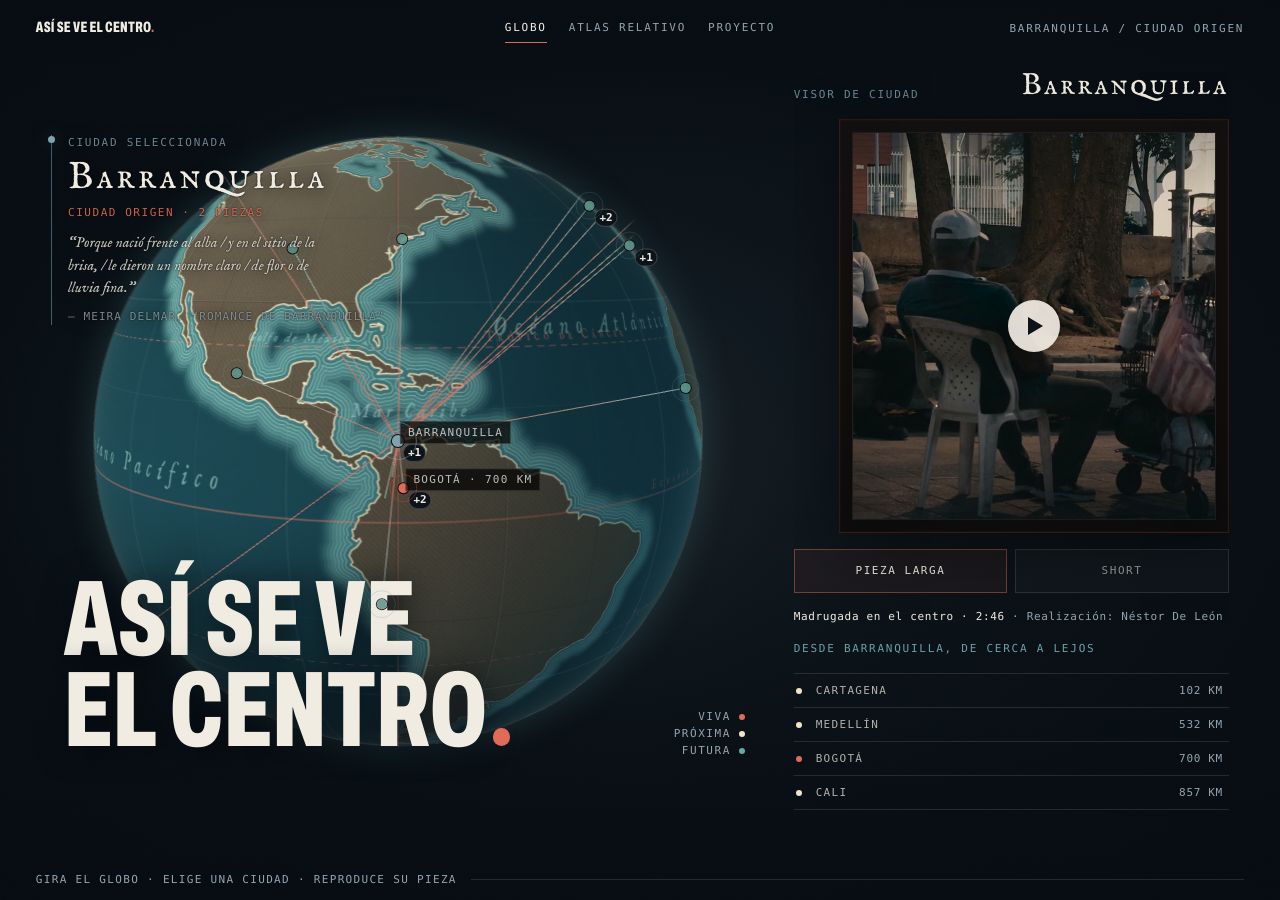
<file: index.html>
<!doctype html>
<html lang="es">
<head>
  <meta charset="utf-8" />
  <meta name="viewport" content="width=device-width, initial-scale=1" />
  <meta name="color-scheme" content="dark" />
  <meta name="description" content="Archivo documental silencioso de la vida en los centros urbanos, ciudad por ciudad, desde Barranquilla. Globo interactivo con piezas de video.">
  <link rel="canonical" href="https://nestorfernando3.github.io/asi-se-ve-el-centro/">
  <meta property="og:type" content="website">
  <meta property="og:site_name" content="Así se ve el centro">
  <meta property="og:locale" content="es_CO">
  <meta property="og:title" content="Así se ve el centro — Globo transmedia">
  <meta property="og:description" content="Archivo documental silencioso de la vida en los centros urbanos, ciudad por ciudad, desde Barranquilla. Globo interactivo con piezas de video.">
  <meta property="og:url" content="https://nestorfernando3.github.io/asi-se-ve-el-centro/">
  <meta property="og:image" content="https://nestorfernando3.github.io/asi-se-ve-el-centro/assets/og-card.jpg">
  <meta property="og:image:width" content="1200">
  <meta property="og:image:height" content="630">
  <meta property="og:image:alt" content="Fotogramas de Barranquilla y Bogotá bajo el título Así se ve el centro.">
  <meta name="twitter:card" content="summary_large_image">
  <title>Así se ve el centro. — Globo transmedia</title>
  <link rel="stylesheet" href="assets/fonts/fonts.css">
  <link rel="stylesheet" href="assets/site.css">
  <link rel="icon" href="data:image/svg+xml,%3Csvg xmlns='http://www.w3.org/2000/svg' viewBox='0 0 16 16'%3E%3Ccircle cx='8' cy='8' r='5' fill='%23e06957'/%3E%3C/svg%3E">
  <!-- Three.js se descarga desde ya, pero se ejecuta al final: la página pinta antes. -->
  <link rel="preload" href="assets/vendor/three.min.js" as="script">
  <link rel="prefetch" href="atlas-relativo.html">
  <link rel="prefetch" href="assets/vendor/d3.min.js">
  <link rel="prefetch" href="assets/atlas/atlas.js">
  <script>
    // Antes del primer estilo: si volvemos del atlas, la interfaz nace oculta.
    try {
      var m = JSON.parse(sessionStorage.getItem('atlas-morph') || 'null');
      if (m && m.dir === 'to-globe' && Date.now() - m.at < 4000 && !matchMedia('(prefers-reduced-motion: reduce)').matches)
        document.documentElement.classList.add('is-arriving');
      // De vuelta del atlas, el primer cuadro debe traer ya el globo: se retiene el
      // pintado hasta que el script del globo haya corrido (sin esto, un destello vacío).
      if (document.documentElement.classList.contains('is-arriving'))
      {
        var x = document.createElement('link');
        x.rel = 'expect'; x.href = '#globe-ready'; x.setAttribute('blocking', 'render');
        document.head.appendChild(x);
      }
    } catch (e) {}
  </script>
  <link rel="stylesheet" href="assets/globe/globe.css">
</head>
<body>
  <main data-od-id="stage">
    <header class="site-bar is-overlay">
      <a class="brand" href="index.html">Así se ve el centro<em>.</em></a>
      <nav class="site-nav" aria-label="Vistas del atlas">
        <a href="index.html" aria-current="page">Globo</a>
        <a href="atlas-relativo.html">Atlas relativo</a>
        <a href="sobre.html">Proyecto</a>
      </nav>
      <span class="site-context">Barranquilla / ciudad origen</span>
    </header>

    <section class="stage" aria-label="Mapa transmedia con video por ciudad">
      <div class="atlas" data-od-id="map-atlas">
        <div id="globe-container" aria-label="Globo terráqueo interactivo"></div>

        <div class="field-note" aria-live="polite">
          <div class="note-kicker">Ciudad seleccionada</div>
          <div class="note-title" data-note-title>Barranquilla</div>
          <div class="note-distance" data-note-distance></div>
          <div class="note-copy" data-note-copy></div>
          <div class="note-author" data-note-author></div>
        </div>

        <div class="pin-layer" aria-label="Ciudades">
        </div>
        <div class="pin-menu" role="menu" hidden></div>

        <h1 class="headline" data-od-id="headline">
          <span class="line">Así se ve</span>
          <span class="line">el centro<em>.</em></span>
        </h1>
        <div class="legend globe-legend" aria-hidden="true">
          <span><i class="dot is-live"></i>viva</span>
          <span><i class="dot is-next"></i>próxima</span>
          <span><i class="dot is-future"></i>futura</span>
        </div>
      </div>

      <aside class="viewer has-videos" data-od-id="video-hover-panel" aria-label="Video de ciudad seleccionada">
        <div class="viewer-header">
          <span class="viewer-kicker">Visor de ciudad</span>
          <strong class="viewer-city" data-active-city-label>Barranquilla</strong>
        </div>
        <div class="viewer-frame">
          <div class="video-slot vframe"></div>
          <div class="slate">
            <div class="poster-art" aria-hidden="true"></div>
            <div class="slate-title">Barranquilla abre el mapa.</div>
            <div class="slate-meta"></div>
          </div>
        </div>
        <div class="reel-switch" role="group" aria-label="Elegir pieza">
        </div>
        <div class="vcredit" data-viewer-credit hidden></div>
        <blockquote class="city-quote viewer-quote" data-viewer-quote></blockquote>
        <div class="kicker" data-rail-title></div>
        <nav class="dist-list" aria-label="Ciudades por distancia"></nav>
      </aside>
    </section>

    <footer class="site-foot is-overlay">
      <span>Gira el globo · elige una ciudad · reproduce su pieza</span>
      <span class="rule" aria-hidden="true"></span>
    </footer>
  </main>
  <script src="assets/vendor/three.min.js"></script>
  <script src="assets/vendor/topojson-client.min.js"></script>
  <script src="assets/globe/land-110m.js"></script>
  <script src="assets/atlas/geo.js"></script>
  <script src="assets/atlas/cities.js"></script>
  <script src="assets/atlas/shared.js"></script>
  <script src="assets/atlas/video.js"></script>
  <script src="assets/globe/globe.js"></script>
  <span id="globe-ready" hidden></span>
</body>
</html>
</file>
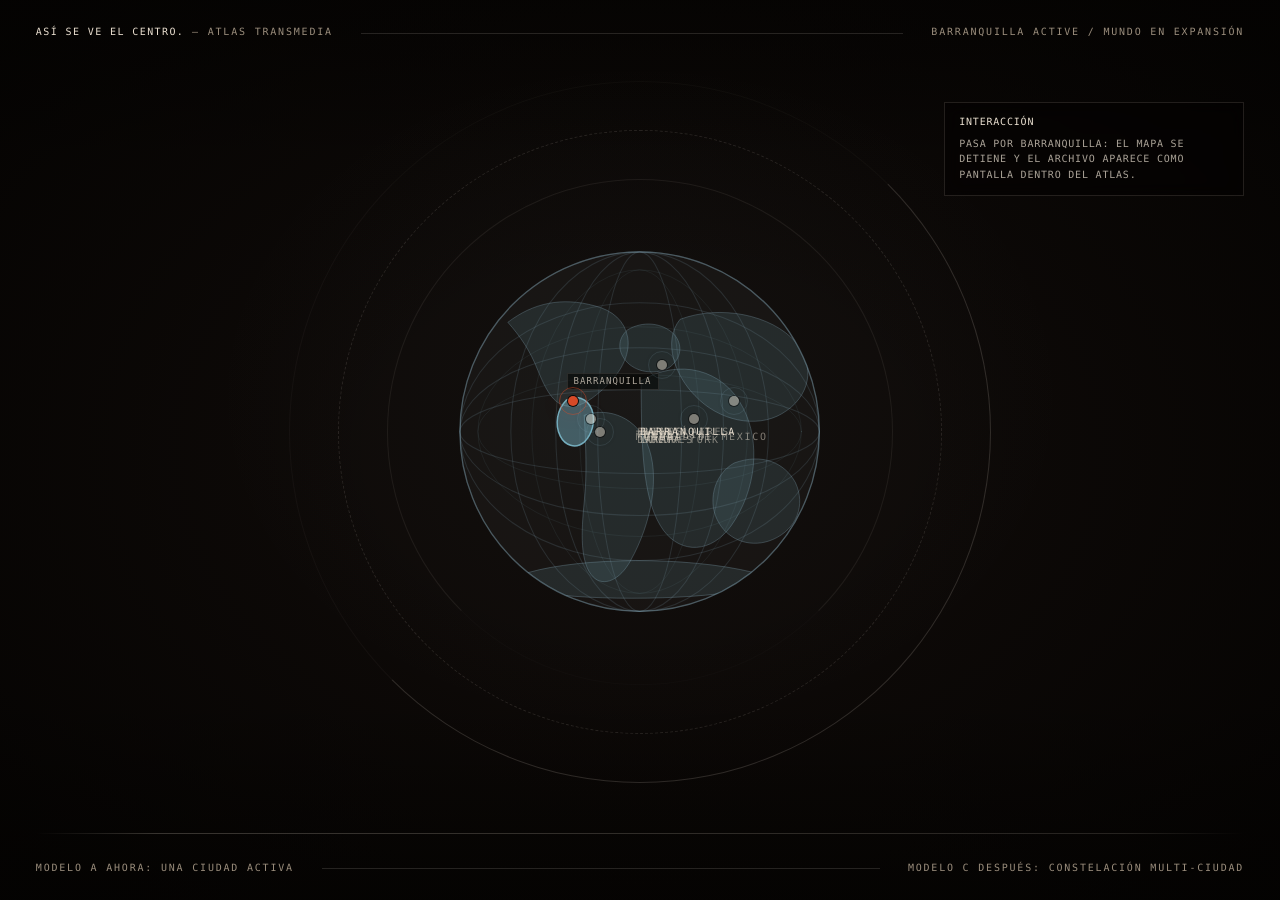
<file: asi-se-ve-el-centro-atlas-hover.html>
<!doctype html>
<html lang="es">
<head>
  <meta charset="utf-8" />
  <meta name="viewport" content="width=device-width, initial-scale=1" />
  <meta name="color-scheme" content="dark" />
  <title>Así se ve el centro. — Atlas Hover</title>
  <style>
    :root {
      --loop: 12s;
      --matte: #030201;
      --ink: #0e0a08;
      --surface: #17110e;
      --fg: #eadfd0;
      --muted: #9a8d7c;
      --dim: rgba(234, 223, 208, 0.22);
      --line: rgba(234, 223, 208, 0.14);
      --accent: #d64a28;
      --accent-soft: rgba(214, 74, 40, 0.22);

      --font-display: 'Iowan Old Style', 'Charter', Georgia, serif;
      --font-body: -apple-system, BlinkMacSystemFont, 'Segoe UI', system-ui, sans-serif;
      --font-mono: ui-monospace, 'IBM Plex Mono', 'JetBrains Mono', Menlo, monospace;
    }

    * { box-sizing: border-box; }
    html, body { width: 100%; height: 100%; margin: 0; }
    body {
      overflow: hidden;
      background: var(--matte);
      color: var(--fg);
      font-family: var(--font-body);
      -webkit-font-smoothing: antialiased;
      text-rendering: geometricPrecision;
    }

    main {
      position: relative;
      width: 100vw;
      height: 100vh;
      overflow: hidden;
      isolation: isolate;
      background:
        radial-gradient(ellipse at 50% 44%, rgba(127, 160, 175, 0.04) 0%, transparent 48%),
        radial-gradient(ellipse at 50% 50%, transparent 28%, rgba(3, 2, 1, 0.82) 94%),
        linear-gradient(180deg, rgba(3,2,1,0.48), transparent 18%, transparent 78%, rgba(3,2,1,0.58)),
        var(--ink);
    }

    .chrome {
      position: absolute;
      left: clamp(18px, 2.8vw, 38px);
      right: clamp(18px, 2.8vw, 38px);
      display: flex;
      justify-content: space-between;
      align-items: center;
      gap: 14px;
      z-index: 35;
      font: 10px/1.45 var(--font-mono);
      letter-spacing: 0.18em;
      text-transform: uppercase;
      color: var(--muted);
      pointer-events: none;
    }
    .chrome.top { top: clamp(14px, 2.2vw, 26px); }
    .chrome.bottom { bottom: clamp(14px, 2.2vw, 24px); }
    .chrome strong { color: var(--fg); font-weight: 500; letter-spacing: 0.14em; }
    .chrome .rule { flex: 1; height: 1px; margin: 0 14px; background: rgba(234, 223, 208, 0.14); }

    .hero {
      position: absolute;
      inset: 0;
      display: grid;
      place-items: center;
      z-index: 2;
    }

    .gate {
      position: relative;
      width: min(74vw, 78vh);
      aspect-ratio: 1;
      transform: translateY(-2vh);
      animation: gateWeave var(--loop) ease-in-out infinite;
    }

    .composition { position: relative; width: 100%; height: 100%; }

    .rings,
    .labels {
      position: absolute;
      inset: 0;
      border-radius: 50%;
      transform-origin: 50% 50%;
    }

    .rings { animation: spin var(--loop) linear infinite; }
    .rings .ring {
      position: absolute;
      inset: 0;
      border-radius: 50%;
      border: 1px solid rgba(234, 223, 208, 0.16);
      transform-origin: 50% 50%;
    }
    .rings .ring:nth-child(1) { border-top-color: rgba(234,223,208,0.03); border-left-color: rgba(234,223,208,0.04); }
    .rings .ring:nth-child(2) { inset: 7%; border-style: dashed; border-color: rgba(234,223,208,0.12); animation: spinReverse 6s linear infinite; }
    .rings .ring:nth-child(3) { inset: 14%; border-color: rgba(234,223,208,0.075); border-bottom-color: rgba(234,223,208,0.02); animation: spin 4s linear infinite; }

    .labels { z-index: 5; animation: spin var(--loop) linear infinite; pointer-events: none; }
    .label {
      position: absolute;
      left: 50%;
      top: 50%;
      transform: rotate(var(--angle)) translateY(calc(var(--radius) * -1)) rotate(calc(var(--angle) * -1));
      transform-origin: 0 0;
      white-space: nowrap;
      font: 10px/1 var(--font-mono);
      letter-spacing: 0.17em;
      text-transform: uppercase;
      color: rgba(234, 223, 208, 0.5);
    }
    .label i { display: block; font-style: normal; animation: counterSpin var(--loop) linear infinite; }
    .label.is-origin i { color: var(--fg); letter-spacing: 0.2em; }

    .globe {
      position: absolute;
      inset: 18%;
      z-index: 4;
      display: grid;
      place-items: center;
      transform-origin: 50% 50%;
      animation: globeDrift var(--loop) linear infinite;
    }
    .globe:hover,
    .globe:focus-within { animation-play-state: paused; }
    .globe svg { width: 100%; height: 100%; overflow: visible; display: block; }
    .globe .shell { fill: rgba(241, 245, 248, 0.03); stroke: rgba(127, 160, 175, 0.4); stroke-width: 0.9; }
    .globe .grid-slow,
    .globe .grid-fast { fill: none; stroke-linecap: round; transform-origin: 50% 50%; transform-box: fill-box; }
    .globe .grid-slow { stroke: rgba(127, 160, 175, 0.18); stroke-width: 0.7; animation: spinReverse 6s linear infinite; }
    .globe .grid-fast { stroke: rgba(127, 160, 175, 0.1); stroke-width: 0.6; animation: spin 4s linear infinite; }
    .globe:hover .grid-slow,
    .globe:hover .grid-fast,
    .globe:focus-within .grid-slow,
    .globe:focus-within .grid-fast { animation-play-state: paused; }
    .globe .land {
      fill: rgba(111, 168, 182, 0.14);
      stroke: rgba(127, 160, 175, 0.36);
      stroke-width: 0.9;
      vector-effect: non-scaling-stroke;
    }
    .globe .colombia { fill: rgba(127, 191, 210, 0.42); stroke: rgba(127, 191, 210, 0.86); }
    .globe .horizon { fill: none; stroke: rgba(127, 160, 175, 0.18); stroke-width: 0.8; }

    .city-pin {
      position: absolute;
      left: var(--x);
      top: var(--y);
      width: 44px;
      height: 44px;
      padding: 0;
      border: 0;
      border-radius: 50%;
      background: transparent;
      color: var(--fg);
      transform: translate(-50%, -50%);
      z-index: 12;
      cursor: pointer;
      font: inherit;
      isolation: isolate;
    }
    .city-pin::before,
    .city-pin::after {
      content: '';
      position: absolute;
      left: 50%;
      top: 50%;
      border-radius: 50%;
      transform: translate(-50%, -50%);
    }
    .city-pin::before {
      width: 10px;
      height: 10px;
      background: rgba(234, 223, 208, 0.78);
      box-shadow: 0 0 0 1px rgba(3,2,1,0.85), 0 0 20px rgba(127,160,175,0.22);
    }
    .city-pin::after {
      width: 26px;
      height: 26px;
      border: 1px solid rgba(127,160,175,0.34);
      opacity: 0.8;
      animation: pinPulse 3s ease-in-out infinite;
    }
    .city-pin.is-active::before { background: var(--accent); box-shadow: 0 0 0 1px rgba(3,2,1,0.9), 0 0 26px rgba(214, 74, 40, 0.44); }
    .city-pin.is-active::after { border-color: rgba(214, 74, 40, 0.58); }
    .city-pin.is-future { opacity: 0.58; cursor: default; }

    .pin-name {
      position: absolute;
      left: 16px;
      top: -6px;
      padding: 3px 6px;
      color: rgba(234, 223, 208, 0.74);
      background: rgba(3,2,1,0.58);
      border: 1px solid rgba(234, 223, 208, 0.12);
      font: 9px/1 var(--font-mono);
      letter-spacing: 0.12em;
      text-transform: uppercase;
      white-space: nowrap;
      opacity: 0;
      transform: translateY(4px);
      transition: opacity 180ms ease, transform 180ms ease;
    }
    .city-pin:hover .pin-name,
    .city-pin:focus-visible .pin-name,
    .city-pin.is-active .pin-name { opacity: 1; transform: translateY(0); }

    .video-preview {
      position: absolute;
      left: min(92vw, calc(100% + 28px));
      top: 50%;
      width: clamp(260px, 29vw, 410px);
      transform: translate(0, -50%) scale(0.98);
      padding: 10px;
      border: 1px solid rgba(234, 223, 208, 0.20);
      background: rgba(9, 6, 4, 0.92);
      box-shadow: 0 18px 60px rgba(0,0,0,0.48), inset 0 0 0 1px rgba(255,255,255,0.03);
      opacity: 0;
      pointer-events: none;
      transition: opacity 190ms ease, transform 190ms ease;
      backdrop-filter: blur(10px);
    }
    .city-pin:hover .video-preview,
    .city-pin:focus-visible .video-preview,
    .city-pin:focus-within .video-preview {
      opacity: 1;
      transform: translate(0, -50%) scale(1);
      pointer-events: auto;
    }
    .video-preview::before {
      content: '';
      position: absolute;
      left: -28px;
      top: 50%;
      width: 28px;
      height: 1px;
      background: rgba(214, 74, 40, 0.62);
    }
    .preview-head {
      display: flex;
      justify-content: space-between;
      align-items: center;
      gap: 10px;
      margin-bottom: 8px;
      font: 9px/1.2 var(--font-mono);
      letter-spacing: 0.15em;
      text-transform: uppercase;
      color: var(--muted);
    }
    .preview-head strong { color: var(--fg); font-weight: 500; }
    .video-stack {
      display: grid;
      grid-template-columns: 1.68fr 0.72fr;
      gap: 8px;
      align-items: stretch;
    }
    .video-frame {
      position: relative;
      overflow: hidden;
      background: #050302;
      border: 1px solid rgba(234, 223, 208, 0.14);
    }
    .video-frame.wide { aspect-ratio: 16 / 9; }
    .video-frame.vertical { aspect-ratio: 9 / 16; }
    .video-frame iframe {
      position: absolute;
      inset: 0;
      width: 100%;
      height: 100%;
      border: 0;
      filter: saturate(0.88) contrast(1.08);
    }
    .preview-note {
      margin: 8px 0 0;
      color: rgba(234, 223, 208, 0.70);
      font: 10px/1.45 var(--font-mono);
      letter-spacing: 0.04em;
      text-transform: uppercase;
    }

    .headline {
      position: absolute;
      left: clamp(18px, 2.8vw, 38px);
      bottom: clamp(70px, 7.4vw, 94px);
      z-index: 10;
      max-width: min(55vw, 880px);
      font-family: var(--font-display);
      line-height: 0.92;
      letter-spacing: 0;
      color: var(--fg);
      text-wrap: balance;
      animation: headlineFloat var(--loop) ease-in-out infinite;
      margin: 0;
    }
    .headline .line {
      display: block;
      opacity: 0;
      transform: translateY(0.35em);
      animation: titleIn var(--loop) cubic-bezier(.2,.7,.2,1) infinite;
    }
    .headline .line:first-child { font-size: clamp(2rem, 4.6vw, 5.4rem); font-style: italic; }
    .headline .line:last-child { margin-top: 0.08em; font-size: clamp(2.8rem, 6.6vw, 8.4rem); font-weight: 500; animation-delay: 0.14s; }
    .headline em { color: var(--accent); font-style: italic; }

    .atlas-note {
      position: absolute;
      right: clamp(18px, 2.8vw, 38px);
      top: clamp(70px, 8vw, 110px);
      z-index: 10;
      max-width: 300px;
      padding: 12px 14px;
      border: 1px solid rgba(234, 223, 208, 0.13);
      background: rgba(3, 2, 1, 0.48);
      backdrop-filter: blur(8px);
      color: rgba(234, 223, 208, 0.72);
      font: 10px/1.55 var(--font-mono);
      letter-spacing: 0.08em;
      text-transform: uppercase;
    }
    .atlas-note strong { display: block; margin-bottom: 6px; color: var(--fg); font-weight: 500; }

    .baseline {
      position: absolute;
      left: clamp(18px, 2.8vw, 38px);
      right: clamp(18px, 2.8vw, 38px);
      bottom: clamp(50px, 5.6vw, 66px);
      height: 1px;
      background: linear-gradient(90deg, transparent, rgba(234, 223, 208, 0.22) 10%, rgba(234, 223, 208, 0.14) 90%, transparent);
      z-index: 9;
    }

    @keyframes spin { to { transform: rotate(360deg); } }
    @keyframes spinReverse { to { transform: rotate(-360deg); } }
    @keyframes counterSpin { to { transform: rotate(-360deg); } }
    @keyframes globeDrift { to { transform: rotate(360deg); } }
    @keyframes pinPulse { 0%,100% { transform: translate(-50%, -50%) scale(0.78); opacity: 0.38; } 50% { transform: translate(-50%, -50%) scale(1.2); opacity: 0.84; } }
    @keyframes blink { 0%,100% { opacity: 1; } 50% { opacity: 0; } }
    @keyframes headlineFloat { 0%,100% { transform: translateY(0); } 50% { transform: translateY(-1.5px); } }
    @keyframes titleIn {
      0%, 8% { opacity: 0; transform: translateY(0.42em); filter: blur(2px); }
      16%, 84% { opacity: 1; transform: translateY(0); filter: blur(0); }
      100% { opacity: 0; transform: translateY(-0.04em); filter: blur(1px); }
    }
    @keyframes gateWeave {
      0%,100% { transform: translateY(-2vh) translate(0,0); }
      18% { transform: translateY(-2vh) translate(0.35px,-0.25px); }
      36% { transform: translateY(-2vh) translate(-0.25px,0.35px); }
      54% { transform: translateY(-2vh) translate(0.25px,0.12px); }
      72% { transform: translateY(-2vh) translate(-0.35px,-0.25px); }
    }

    @media (max-width: 980px) {
      .gate { width: min(92vw, 76vh); transform: translateY(-1vh); }
      .headline { max-width: 86vw; bottom: 82px; }
      .headline .line:first-child { font-size: clamp(1.7rem, 6.5vw, 2.8rem); }
      .headline .line:last-child { font-size: clamp(2.2rem, 10vw, 4rem); }
      .chrome { font-size: 9px; letter-spacing: 0.14em; }
      .label { font-size: 8px; letter-spacing: 0.12em; }
      .atlas-note { display: none; }
      .video-preview { left: 50%; top: calc(100% + 22px); transform: translate(-50%, 0) scale(0.98); width: min(88vw, 380px); }
      .city-pin:hover .video-preview,
      .city-pin:focus-visible .video-preview,
      .city-pin:focus-within .video-preview { transform: translate(-50%, 0) scale(1); }
      .video-preview::before { left: 50%; top: -22px; width: 1px; height: 22px; }
    }

    @media (prefers-reduced-motion: reduce) {
      .gate, .rings, .rings .ring, .labels, .label i,
      .globe, .globe .grid-slow, .globe .grid-fast, .city-pin::after,
      .headline, .headline .line, .rec { animation: none !important; }
      .headline .line { opacity: 1; transform: none; filter: none; }
      .gate { transform: translateY(-2vh); }
    }
  </style>
</head>
<body>
  <main data-od-id="stage">
    <div class="chrome top" data-od-id="chrome">
      <div><strong>Así se ve el centro.</strong> — Atlas transmedia</div>
      <div class="rule" aria-hidden="true"></div>
      <div>Barranquilla active / mundo en expansión</div>
    </div>

    <section class="hero" aria-label="Animated hero with city map video previews">
      <div class="gate">
        <div class="composition">
          <div class="rings" data-od-id="ring" aria-hidden="true">
            <div class="ring"></div>
            <div class="ring"></div>
            <div class="ring"></div>
          </div>

          <div class="labels" data-od-id="ring" aria-hidden="true">
            <span class="label is-origin" style="--angle: 0deg; --radius: 44%;"><i>Barranquilla</i></span>
            <span class="label" style="--angle: 36deg; --radius: 44%;"><i>Bogotá</i></span>
            <span class="label" style="--angle: 72deg; --radius: 44%;"><i>Medellín</i></span>
            <span class="label" style="--angle: 108deg; --radius: 44%;"><i>Ciudad de México</i></span>
            <span class="label" style="--angle: 144deg; --radius: 44%;"><i>Nueva York</i></span>
            <span class="label" style="--angle: 180deg; --radius: 44%;"><i>Londres</i></span>
            <span class="label" style="--angle: 216deg; --radius: 44%;"><i>Dakar</i></span>
            <span class="label" style="--angle: 252deg; --radius: 44%;"><i>Mumbai</i></span>
            <span class="label" style="--angle: 288deg; --radius: 44%;"><i>Tokio</i></span>
            <span class="label" style="--angle: 324deg; --radius: 44%;"><i>Buenos Aires</i></span>
          </div>

          <div class="globe" data-od-id="focal">
            <svg viewBox="0 0 300 300" role="img" aria-label="World map wireframe globe with separated city points">
              <defs>
                <clipPath id="worldClip"><circle cx="150" cy="150" r="120" /></clipPath>
              </defs>
              <circle class="shell" cx="150" cy="150" r="120" />
              <g clip-path="url(#worldClip)">
                <path class="land" d="M62 77c17-13 36-17 58-11 12 3 20 10 22 21 2 12-5 25-18 36-8 7-15 11-22 10-10-1-15-12-20-24-5-13-12-23-20-32Z" />
                <path class="land" d="M113 139c18-6 35 3 42 19 9 21 3 53-11 78-7 13-18 18-25 11-9-9-8-30-6-50 2-18 1-39 0-58Z" />
                <path class="colombia" d="M101 129c7-4 14-1 17 6 3 8 0 17-5 22-6 5-13 2-16-4-4-8-2-18 4-24Z" />
                <path class="land" d="M142 82c10-6 23-5 31 3 6 7 5 16-3 22-8 5-21 4-28-3-7-7-7-16 0-22Z" />
                <path class="land" d="M151 116c25-15 55-8 68 18 12 23 9 55-8 79-13 18-33 19-45 3-13-18-15-48-15-100Z" />
                <path class="land" d="M177 75c27-10 61-3 77 15 14 16 10 37-9 48-17 10-42 5-58-12-13-13-22-36-10-51Z" />
                <path class="land" d="M213 171c19-7 34 0 41 13 7 15 1 31-15 38-14 6-29 1-36-11-8-13-4-32 10-40Z" />
                <path class="land" d="M76 244c35-10 105-11 150 0 11 3 9 9-7 12-39 7-111 7-143 0-15-3-15-8 0-12Z" />
              </g>
              <g class="grid-slow">
                <ellipse cx="150" cy="150" rx="120" ry="28" />
                <ellipse cx="150" cy="150" rx="120" ry="56" />
                <ellipse cx="150" cy="150" rx="120" ry="86" />
                <ellipse cx="150" cy="150" rx="28" ry="120" />
                <ellipse cx="150" cy="150" rx="56" ry="120" />
                <ellipse cx="150" cy="150" rx="86" ry="120" />
              </g>
              <g class="grid-fast">
                <ellipse cx="150" cy="150" rx="108" ry="38" />
                <ellipse cx="150" cy="150" rx="108" ry="70" />
                <ellipse cx="150" cy="150" rx="40" ry="108" />
                <ellipse cx="150" cy="150" rx="72" ry="108" />
              </g>
              <circle class="horizon" cx="150" cy="150" r="120" />
            </svg>

            <button class="city-pin is-active" style="--x: 35%; --y: 43%;" aria-label="Barranquilla — ver videos">
              <span class="pin-name">Barranquilla</span>
              <span class="video-preview" role="dialog" aria-label="Videos de Barranquilla">
                <span class="preview-head"><strong>Barranquilla</strong><span>2 fuentes / centro</span></span>
                <span class="video-stack">
                  <span class="video-frame wide"><iframe title="Barranquilla video principal" data-src="https://www.youtube.com/embed/5Q8Sq7YQrEE?autoplay=1&loop=1&playlist=5Q8Sq7YQrEE&controls=1&playsinline=1&rel=0&modestbranding=1&enablejsapi=1" allow="accelerometer; autoplay; clipboard-write; encrypted-media; gyroscope; picture-in-picture; web-share" allowfullscreen></iframe></span>
                  <span class="video-frame vertical"><iframe title="Barranquilla short" data-src="https://www.youtube.com/embed/yT4JEs4TVQg?autoplay=1&loop=1&playlist=yT4JEs4TVQg&controls=1&playsinline=1&rel=0&modestbranding=1&enablejsapi=1" allow="accelerometer; autoplay; clipboard-write; encrypted-media; gyroscope; picture-in-picture; web-share" allowfullscreen></iframe></span>
                </span>
                <span class="preview-note">Hover model A: city pin opens source footage. Atlas model C later expands into city clusters.</span>
              </span>
            </button>

            <button class="city-pin is-future" style="--x: 41%; --y: 50%;" aria-label="Bogotá — próximo"><span class="pin-name">Bogotá · próximo</span></button>
            <button class="city-pin is-future" style="--x: 39%; --y: 47%;" aria-label="Medellín — próximo"><span class="pin-name">Medellín · próximo</span></button>
            <button class="city-pin is-future" style="--x: 55%; --y: 35%;" aria-label="Londres — próximo"><span class="pin-name">Londres · próximo</span></button>
            <button class="city-pin is-future" style="--x: 62%; --y: 47%;" aria-label="Mumbai — próximo"><span class="pin-name">Mumbai · próximo</span></button>
            <button class="city-pin is-future" style="--x: 71%; --y: 43%;" aria-label="Tokio — próximo"><span class="pin-name">Tokio · próximo</span></button>
          </div>
        </div>
      </div>
    </section>

    <div class="atlas-note" aria-hidden="true">
      <strong>Interacción</strong>
      Pasa por Barranquilla: el mapa se detiene y el archivo aparece como pantalla dentro del atlas.
    </div>

    <h1 class="headline" data-od-id="headline">
      <span class="line">Así se ve</span>
      <span class="line">el <em>centro.</em></span>
    </h1>

    <div class="baseline" aria-hidden="true"></div>

    <div class="chrome bottom" data-od-id="chrome">
      <div>Modelo A ahora: una ciudad activa</div>
      <div class="rule" aria-hidden="true"></div>
      <div>Modelo C después: constelación multi-ciudad</div>
    </div>
  </main>
  <script>
    (() => {
      const pin = document.querySelector('.city-pin.is-active');
      if (!pin) return;
      let loaded = false;
      pin.querySelectorAll('iframe[data-src]').forEach(f => f.removeAttribute('src'));
      const loadVideos = () => {
        if (loaded) return;
        loaded = true;
        pin.querySelectorAll('iframe[data-src]').forEach(f => {
          f.src = f.dataset.src;
          f.removeAttribute('data-src');
        });
      };
      pin.addEventListener('pointerenter', loadVideos, { once: true });
      pin.addEventListener('focusin', loadVideos, { once: true });
      pin.addEventListener('touchstart', loadVideos, { once: true, passive: true });
    })();
  </script>
</body>
</html>
</file>
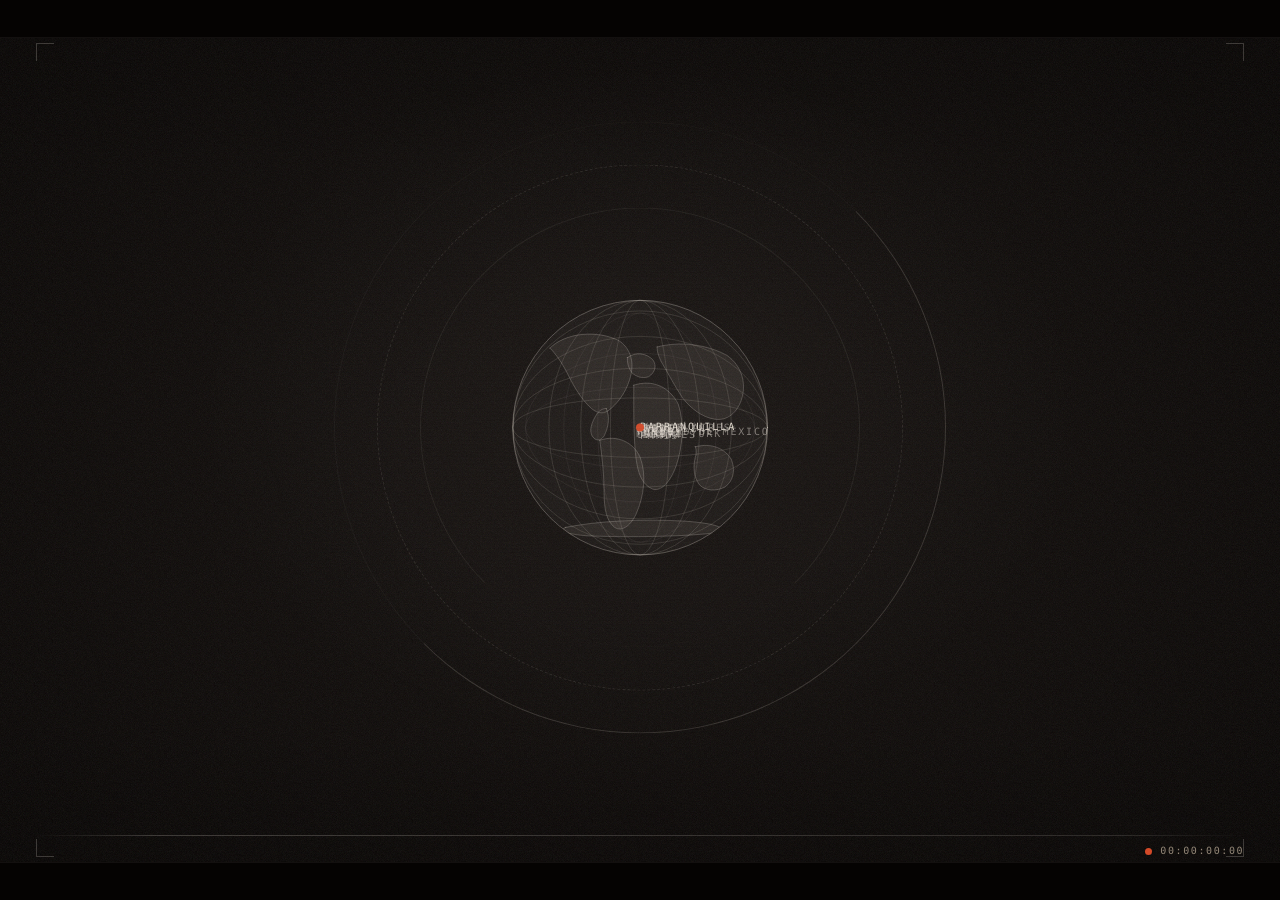
<file: asi-se-ve-el-centro-cinematic.html>
<!doctype html>
<html lang="es">
<head>
  <meta charset="utf-8" />
  <meta name="viewport" content="width=device-width, initial-scale=1" />
  <meta name="color-scheme" content="dark" />
  <title>Así se ve el centro. — Cinematic</title>
  <style>
    :root {
      --loop: 12s;
      --ink: #110d0b;
      --surface: #1a1512;
      --fg: #e6ded2;
      --muted: #948878;
      --accent: #d44a28;
      --matte: #050302;

      --font-display: 'Iowan Old Style', 'Charter', Georgia, serif;
      --font-body: -apple-system, BlinkMacSystemFont, 'Segoe UI', system-ui, sans-serif;
      --font-mono: ui-monospace, 'IBM Plex Mono', 'JetBrains Mono', Menlo, monospace;
    }

    * { box-sizing: border-box; }
    html, body { width: 100%; height: 100%; margin: 0; }
    body {
      overflow: hidden;
      background: var(--matte);
      color: var(--fg);
      font-family: var(--font-body);
      -webkit-font-smoothing: antialiased;
      text-rendering: geometricPrecision;
    }

    main {
      position: relative;
      width: 100vw;
      height: 100vh;
      overflow: hidden;
      background:
        radial-gradient(ellipse at 50% 45%, rgba(230, 222, 212, 0.035) 0%, transparent 50%),
        radial-gradient(ellipse at 50% 50%, transparent 25%, rgba(5, 3, 2, 0.75) 92%),
        linear-gradient(180deg, rgba(5,3,2,0.45), transparent 18%, transparent 82%, rgba(5,3,2,0.55)),
        var(--ink);
    }

    .matte-top,
    .matte-bottom {
      position: absolute;
      left: 0; right: 0;
      height: clamp(22px, 4.2vh, 52px);
      background: var(--matte);
      z-index: 30;
      pointer-events: none;
    }
    .matte-top { top: 0; border-bottom: 1px solid rgba(230, 222, 212, 0.06); }
    .matte-bottom { bottom: 0; border-top: 1px solid rgba(230, 222, 212, 0.06); }

    .grain {
      position: absolute;
      inset: 0;
      pointer-events: none;
      z-index: 20;
      opacity: 0.09;
      background-image: url("data:image/svg+xml,%3Csvg xmlns='http://www.w3.org/2000/svg' viewBox='0 0 256 256'%3E%3Cfilter id='n'%3E%3CfeTurbulence type='fractalNoise' baseFrequency='0.9' numOctaves='4' stitchTiles='stitch'/%3E%3C/filter%3E%3Crect width='100%25' height='100%25' filter='url(%23n)' opacity='1'/%3E%3C/svg%3E");
      background-size: 180px 180px;
      animation: grain 0.24s steps(3) infinite;
    }

    .scanlines {
      position: absolute;
      inset: 0;
      pointer-events: none;
      z-index: 19;
      background: repeating-linear-gradient(
        0deg,
        transparent,
        transparent 3px,
        rgba(0,0,0,0.14) 3px,
        rgba(0,0,0,0.14) 4px
      );
      background-size: 100% 8px;
      animation: scanDrift var(--loop) linear infinite;
      opacity: 0.25;
    }

    .corner {
      position: absolute;
      width: 18px; height: 18px;
      border-color: rgba(230, 222, 212, 0.22);
      border-style: solid;
      z-index: 25;
      pointer-events: none;
    }
    .corner.tl { top: clamp(28px, 4.8vh, 58px); left: clamp(18px, 2.8vw, 36px); border-width: 1px 0 0 1px; }
    .corner.tr { top: clamp(28px, 4.8vh, 58px); right: clamp(18px, 2.8vw, 36px); border-width: 1px 1px 0 0; }
    .corner.bl { bottom: clamp(28px, 4.8vh, 58px); left: clamp(18px, 2.8vw, 36px); border-width: 0 0 1px 1px; }
    .corner.br { bottom: clamp(28px, 4.8vh, 58px); right: clamp(18px, 2.8vw, 36px); border-width: 0 1px 1px 0; }

    .timecode {
      position: absolute;
      right: clamp(18px, 2.8vw, 36px);
      bottom: clamp(28px, 4.8vh, 58px);
      z-index: 25;
      font: 10px/1 var(--font-mono);
      letter-spacing: 0.16em;
      color: var(--muted);
      display: flex;
      align-items: center;
      gap: 8px;
      pointer-events: none;
    }
    .timecode .rec {
      width: 7px; height: 7px;
      border-radius: 50%;
      background: var(--accent);
      animation: blink 1.2s steps(1) infinite;
    }

    .chrome {
      position: absolute;
      left: clamp(18px, 2.8vw, 36px);
      right: clamp(18px, 2.8vw, 36px);
      display: flex;
      justify-content: space-between;
      align-items: center;
      gap: 14px;
      z-index: 4;
      font: 10px/1.45 var(--font-mono);
      letter-spacing: 0.18em;
      text-transform: uppercase;
      color: var(--muted);
    }
    .chrome.top { top: clamp(14px, 2.2vw, 26px); }
    .chrome.bottom { bottom: clamp(14px, 2.2vw, 24px); }
    .chrome strong {
      color: var(--fg);
      font-weight: 500;
      letter-spacing: 0.14em;
    }
    .chrome .rule {
      flex: 1;
      height: 1px;
      margin: 0 14px;
      background: rgba(230, 222, 212, 0.14);
    }

    .hero {
      position: absolute;
      inset: 0;
      display: grid;
      place-items: center;
    }

    .gate {
      position: relative;
      width: min(68vw, 68vh);
      aspect-ratio: 1;
      transform: translateY(-2.5vh);
      animation: gateWeave var(--loop) ease-in-out infinite;
    }

    .composition {
      position: relative;
      width: 100%; height: 100%;
    }

    .rings,
    .labels {
      position: absolute;
      inset: 0;
      border-radius: 50%;
      transform-origin: 50% 50%;
    }

    .rings { animation: spin var(--loop) linear infinite; }
    .rings .ring {
      position: absolute;
      inset: 0;
      border-radius: 50%;
      border: 1px solid rgba(230, 222, 212, 0.18);
      opacity: 0.9;
      transform-origin: 50% 50%;
      filter: drop-shadow(0 0 0.5px rgba(230, 222, 212, 0.1));
    }
    .rings .ring:nth-child(1) {
      inset: 0;
      border-style: solid;
      border-color: rgba(230, 222, 212, 0.18);
      border-top-color: rgba(230, 222, 212, 0.03);
      border-left-color: rgba(230, 222, 212, 0.05);
    }
    .rings .ring:nth-child(2) {
      inset: 7%;
      border-style: dashed;
      border-color: rgba(230, 222, 212, 0.12);
      animation: spinReverse 6s linear infinite;
    }
    .rings .ring:nth-child(3) {
      inset: 14%;
      border-style: solid;
      border-color: rgba(230, 222, 212, 0.08);
      border-bottom-color: rgba(230, 222, 212, 0.02);
      animation: spin 4s linear infinite;
    }

    .labels {
      animation: spin var(--loop) linear infinite;
      z-index: 2;
    }
    .label {
      position: absolute;
      left: 50%; top: 50%;
      transform:
        rotate(var(--angle))
        translateY(calc(var(--radius) * -1))
        rotate(calc(var(--angle) * -1));
      transform-origin: 0 0;
      white-space: nowrap;
      font: 10px/1 var(--font-mono);
      letter-spacing: 0.18em;
      text-transform: uppercase;
      color: rgba(230, 222, 212, 0.5);
    }
    .label i {
      display: block;
      font-style: normal;
      transform-origin: center;
      animation: counterSpin var(--loop) linear infinite;
    }
    .label.is-origin { color: var(--fg); }
    .label.is-origin i { color: var(--fg); letter-spacing: 0.2em; }

    .globe {
      position: absolute;
      inset: 24%;
      z-index: 3;
      display: grid;
      place-items: center;
      transform-origin: 50% 50%;
      animation: spin var(--loop) linear infinite;
    }
    .globe svg {
      width: 100%; height: 100%;
      overflow: visible;
      display: block;
    }
    .globe .shell {
      fill: rgba(230, 222, 212, 0.035);
      stroke: rgba(230, 222, 212, 0.22);
      stroke-width: 0.9;
    }
    .globe .grid-slow,
    .globe .grid-fast,
    .globe .coast {
      fill: none;
      stroke-linecap: round;
      stroke-linejoin: round;
      transform-origin: 50% 50%;
      transform-box: fill-box;
    }
    .globe .grid-slow {
      stroke: rgba(230, 222, 212, 0.16);
      stroke-width: 0.8;
      animation: spinReverse 6s linear infinite;
    }
    .globe .grid-fast {
      stroke: rgba(230, 222, 212, 0.09);
      stroke-width: 0.65;
      animation: spin 4s linear infinite;
    }
    .globe .coast {
      fill: rgba(230, 222, 212, 0.07);
      stroke: rgba(230, 222, 212, 0.28);
      stroke-width: 0.8;
      animation: spinReverse var(--loop) linear infinite;
    }
    .globe .horizon {
      fill: none;
      stroke: rgba(230, 222, 212, 0.14);
      stroke-width: 0.7;
    }
    .globe .pulse {
      position: absolute;
      left: 50%; top: 50%;
      width: 8px; height: 8px;
      border-radius: 50%;
      background: var(--accent);
      transform: translate(-50%, -50%);
      box-shadow: 0 0 0 0 color-mix(in oklch, var(--accent) 35%, transparent);
      animation: pulse 3s ease-in-out infinite;
    }

    .headline {
      position: absolute;
      left: clamp(18px, 2.8vw, 36px);
      bottom: clamp(68px, 7.5vw, 92px);
      z-index: 4;
      max-width: min(56vw, 880px);
      color: var(--fg);
      font-family: var(--font-display);
      line-height: 0.92;
      letter-spacing: -0.03em;
      text-wrap: balance;
      animation: headlineFloat var(--loop) ease-in-out infinite;
    }
    .headline .line {
      display: block;
      opacity: 0;
      transform: translateY(0.35em);
      animation: titleIn var(--loop) cubic-bezier(.2,.7,.2,1) infinite;
    }
    .headline .line:first-child {
      font-size: clamp(2rem, 4.6vw, 5.4rem);
      font-style: italic;
      animation-delay: 0s;
    }
    .headline .line:last-child {
      margin-top: 0.08em;
      font-size: clamp(2.8rem, 6.6vw, 8.4rem);
      font-weight: 500;
      animation-delay: 0.14s;
    }
    .headline em {
      color: var(--accent);
      font-style: italic;
    }

    .baseline {
      position: absolute;
      left: clamp(18px, 2.8vw, 36px);
      right: clamp(18px, 2.8vw, 36px);
      bottom: clamp(50px, 5.6vw, 64px);
      height: 1px;
      background: linear-gradient(90deg, transparent, rgba(230, 222, 212, 0.22) 10%, rgba(230, 222, 212, 0.14) 90%, transparent);
      z-index: 3;
    }

    @keyframes spin { to { transform: rotate(360deg); } }
    @keyframes spinReverse { to { transform: rotate(-360deg); } }
    @keyframes counterSpin { to { transform: rotate(-360deg); } }
    @keyframes pulse {
      0%, 100% { box-shadow: 0 0 0 0 color-mix(in oklch, var(--accent) 35%, transparent); transform: translate(-50%, -50%) scale(1); }
      50% { box-shadow: 0 0 0 18px color-mix(in oklch, var(--accent) 0%, transparent); transform: translate(-50%, -50%) scale(1.24); }
    }
    @keyframes titleIn {
      0%, 8% { opacity: 0; transform: translateY(0.42em); filter: blur(2px); }
      16%, 84% { opacity: 1; transform: translateY(0); filter: blur(0); }
      100% { opacity: 0; transform: translateY(-0.04em); filter: blur(1px); }
    }
    @keyframes headlineFloat {
      0%, 100% { transform: translateY(0); }
      50% { transform: translateY(-1.5px); }
    }
    @keyframes grain {
      0%, 100% { opacity: 0.08; }
      33% { opacity: 0.11; }
      66% { opacity: 0.09; }
    }
    @keyframes scanDrift {
      0% { background-position: 0 0; }
      100% { background-position: 0 24px; }
    }
    @keyframes gateWeave {
      0%, 100% { transform: translateY(-2.5vh) translate(0, 0); }
      11% { transform: translateY(-2.5vh) translate(0.4px, -0.3px); }
      22% { transform: translateY(-2.5vh) translate(-0.3px, 0.4px); }
      33% { transform: translateY(-2.5vh) translate(0.2px, 0.2px); }
      44% { transform: translateY(-2.5vh) translate(-0.2px, -0.4px); }
      55% { transform: translateY(-2.5vh) translate(0.3px, -0.1px); }
      66% { transform: translateY(-2.5vh) translate(-0.4px, 0.3px); }
      77% { transform: translateY(-2.5vh) translate(0.1px, -0.2px); }
      88% { transform: translateY(-2.5vh) translate(-0.1px, 0.1px); }
    }
    @keyframes blink {
      0%, 100% { opacity: 1; }
      50% { opacity: 0; }
    }

    @media (max-width: 900px) {
      .gate { width: min(90vw, 90vh); transform: translateY(-1vh); }
      .headline { max-width: 86vw; bottom: 82px; }
      .headline .line:first-child { font-size: clamp(1.7rem, 6.5vw, 2.8rem); }
      .headline .line:last-child { font-size: clamp(2.2rem, 10vw, 4rem); }
      .chrome { font-size: 9px; letter-spacing: 0.14em; }
      .label { font-size: 9px; letter-spacing: 0.14em; }
    }

    @media (prefers-reduced-motion: reduce) {
      .grain, .scanlines, .gate, .rings, .labels, .label i,
      .globe, .globe .grid-slow, .globe .grid-fast, .globe .coast,
      .globe .pulse, .headline, .headline .line, .rec {
        animation: none !important;
      }
      .headline .line { opacity: 1; transform: none; filter: none; }
      .gate { transform: translateY(-2.5vh); }
      .grain { opacity: 0.06; }
    }
  </style>
</head>
<body>
  <main data-od-id="stage">
    <div class="matte-top" aria-hidden="true"></div>
    <div class="matte-bottom" aria-hidden="true"></div>

    <div class="grain" aria-hidden="true"></div>
    <div class="scanlines" aria-hidden="true"></div>

    <div class="corner tl" aria-hidden="true"></div>
    <div class="corner tr" aria-hidden="true"></div>
    <div class="corner bl" aria-hidden="true"></div>
    <div class="corner br" aria-hidden="true"></div>

    <div class="timecode" aria-hidden="true">
      <span class="rec"></span>
      <span>00:00:00:00</span>
    </div>

    <div class="chrome top" data-od-id="chrome">
      <div><strong>Así se ve el centro.</strong> — Archivo en expansión</div>
      <div class="rule" aria-hidden="true"></div>
      <div>Barranquilla as origin / Colombia</div>
    </div>

    <section class="hero" aria-label="Animated hero">
      <div class="gate">
        <div class="composition">
          <div class="rings" data-od-id="ring" aria-hidden="true">
            <div class="ring"></div>
            <div class="ring"></div>
            <div class="ring"></div>
          </div>

          <div class="labels" data-od-id="ring" aria-hidden="true">
            <span class="label is-origin" style="--angle: 0deg; --radius: 44%;"><i>Barranquilla</i></span>
            <span class="label" style="--angle: 30deg; --radius: 44%;"><i>Bogotá</i></span>
            <span class="label" style="--angle: 60deg; --radius: 44%;"><i>Medellín</i></span>
            <span class="label" style="--angle: 90deg; --radius: 44%;"><i>Ciudad de México</i></span>
            <span class="label" style="--angle: 120deg; --radius: 44%;"><i>Nueva York</i></span>
            <span class="label" style="--angle: 150deg; --radius: 44%;"><i>Londres</i></span>
            <span class="label" style="--angle: 180deg; --radius: 44%;"><i>París</i></span>
            <span class="label" style="--angle: 210deg; --radius: 44%;"><i>Dakar</i></span>
            <span class="label" style="--angle: 240deg; --radius: 44%;"><i>Mumbai</i></span>
            <span class="label" style="--angle: 270deg; --radius: 44%;"><i>Tokio</i></span>
            <span class="label" style="--angle: 300deg; --radius: 44%;"><i>Sídney</i></span>
            <span class="label" style="--angle: 330deg; --radius: 44%;"><i>Buenos Aires</i></span>
          </div>

          <div class="globe" data-od-id="focal" aria-hidden="true">
            <svg viewBox="0 0 300 300" role="img" aria-label="Wireframe globe">
              <defs>
                <radialGradient id="globeFill" cx="34%" cy="30%" r="72%">
                  <stop offset="0%" stop-color="#e6ded2" stop-opacity="0.06" />
                  <stop offset="62%" stop-color="#e6ded2" stop-opacity="0.02" />
                  <stop offset="100%" stop-color="#e6ded2" stop-opacity="0" />
                </radialGradient>
                <clipPath id="globeClip">
                  <circle cx="150" cy="150" r="120"/>
                </clipPath>
              </defs>

              <circle class="shell" cx="150" cy="150" r="120" fill="url(#globeFill)" />

              <g clip-path="url(#globeClip)">
                <g class="coast">
                  <path d="M 65,75 C 80,60 110,58 130,68 C 142,76 145,90 140,105 C 136,118 128,128 120,134 C 114,138 108,136 102,130 C 94,122 88,112 82,100 C 76,88 70,80 65,75 Z M 118,132 C 122,140 120,150 116,158 C 112,164 106,162 104,156 C 102,150 106,142 110,136 C 114,132 116,132 118,132 Z" />
                  <path d="M 112,162 C 128,156 144,164 150,178 C 156,194 154,214 146,232 C 140,244 132,248 126,244 C 118,238 116,226 116,210 C 116,194 114,176 112,162 Z" />
                  <path d="M 138,84 C 146,78 156,80 162,86 C 166,92 164,98 158,102 C 152,104 146,102 142,98 C 138,92 138,88 138,84 Z" />
                  <path d="M 144,110 C 162,104 178,112 186,128 C 192,146 190,168 184,186 C 178,202 170,210 162,208 C 152,204 148,194 146,178 C 144,160 144,140 144,126 C 144,116 144,110 144,110 Z" />
                  <path d="M 166,74 C 188,68 214,72 232,82 C 246,92 250,108 246,122 C 242,136 232,144 220,142 C 208,140 198,132 190,122 C 182,110 176,98 170,88 C 166,80 166,76 166,74 Z" />
                  <path d="M 202,168 C 218,164 230,170 236,180 C 240,190 238,200 230,206 C 222,210 212,210 206,204 C 200,196 200,186 202,178 C 204,172 202,168 202,168 Z" />
                  <path d="M 80,244 C 110,238 150,236 190,238 C 220,240 230,244 226,248 C 210,252 150,254 100,252 C 76,250 74,246 80,244 Z" />
                </g>
              </g>

              <g class="grid-slow">
                <ellipse cx="150" cy="150" rx="120" ry="28" />
                <ellipse cx="150" cy="150" rx="120" ry="56" />
                <ellipse cx="150" cy="150" rx="120" ry="86" />
                <ellipse cx="150" cy="150" rx="120" ry="110" />
                <ellipse cx="150" cy="150" rx="28" ry="120" />
                <ellipse cx="150" cy="150" rx="56" ry="120" />
                <ellipse cx="150" cy="150" rx="86" ry="120" />
              </g>

              <g class="grid-fast">
                <ellipse cx="150" cy="150" rx="108" ry="38" />
                <ellipse cx="150" cy="150" rx="108" ry="70" />
                <ellipse cx="150" cy="150" rx="40" ry="108" />
                <ellipse cx="150" cy="150" rx="72" ry="108" />
              </g>

              <circle class="horizon" cx="150" cy="150" r="120" />
            </svg>
            <span class="pulse"></span>
          </div>
        </div>
      </div>
    </section>

    <div class="headline" data-od-id="headline">
      <span class="line">Así se ve</span>
      <span class="line">el <em>centro.</em></span>
    </div>

    <div class="baseline" aria-hidden="true"></div>

    <div class="chrome bottom" data-od-id="chrome">
      <div>Transmedia atlas / 12s loop</div>
      <div class="rule" aria-hidden="true"></div>
      <div>HyperFrames-ready export</div>
    </div>
  </main>
</body>
</html>
</file>
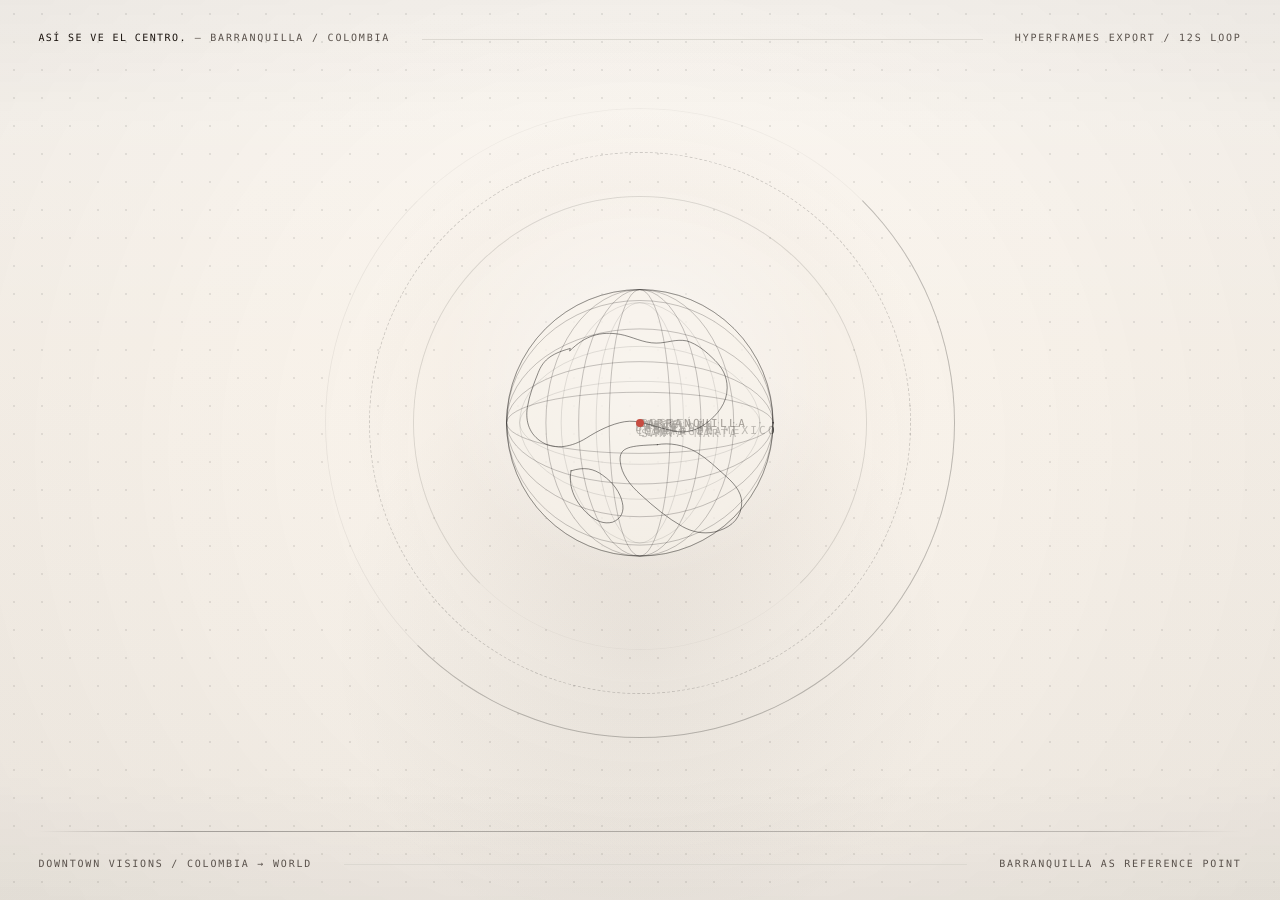
<file: asi-se-ve-el-centro-hero.html>
<!doctype html>
<html lang="es">
<head>
  <meta charset="utf-8" />
  <meta name="viewport" content="width=device-width, initial-scale=1" />
  <meta name="color-scheme" content="light" />
  <title>Así se ve el centro.</title>
  <style>
    :root {
      --bg: oklch(97% 0.012 78);
      --surface: oklch(99% 0.004 78);
      --fg: oklch(19% 0.015 55);
      --muted: oklch(44% 0.014 55);
      --border: oklch(88% 0.01 78);
      --accent: oklch(58% 0.16 28);

      --font-display: 'Iowan Old Style', 'Charter', Georgia, serif;
      --font-body: -apple-system, BlinkMacSystemFont, 'Segoe UI', system-ui, sans-serif;
      --font-mono: ui-monospace, 'IBM Plex Mono', 'JetBrains Mono', Menlo, monospace;

      --loop: 12s;
    }

    * { box-sizing: border-box; }
    html, body { width: 100%; height: 100%; margin: 0; }
    body {
      overflow: hidden;
      background: var(--bg);
      color: var(--fg);
      font-family: var(--font-body);
      -webkit-font-smoothing: antialiased;
      text-rendering: geometricPrecision;
    }

    main {
      position: relative;
      width: 100vw;
      height: 100vh;
      overflow: hidden;
      background:
        radial-gradient(circle at 50% 42%, rgba(255, 255, 255, 0.65), transparent 24%),
        radial-gradient(circle at 50% 44%, rgba(94, 63, 44, 0.07), transparent 36%),
        radial-gradient(circle at 50% 72%, rgba(25, 24, 22, 0.06), transparent 34%),
        radial-gradient(circle, rgba(26, 24, 22, 0.09) 1px, transparent 1.25px) 0 0 / 28px 28px,
        linear-gradient(180deg, rgba(255, 255, 255, 0.38), rgba(255, 255, 255, 0.02) 38%, rgba(26, 24, 22, 0.03) 100%),
        var(--bg);
    }

    main::before,
    main::after {
      content: '';
      position: absolute;
      inset: 0;
      pointer-events: none;
    }

    main::before {
      background:
        radial-gradient(circle at 50% 50%, transparent 28%, rgba(26, 24, 22, 0.08) 96%),
        linear-gradient(180deg, rgba(26, 24, 22, 0.05), transparent 14%, transparent 86%, rgba(26, 24, 22, 0.06));
      mix-blend-mode: multiply;
      opacity: 0.55;
    }

    main::after {
      background:
        linear-gradient(90deg, rgba(255,255,255,0.08), rgba(255,255,255,0.01) 22%, rgba(255,255,255,0.01) 78%, rgba(255,255,255,0.08));
      opacity: 0.12;
    }

    .chrome {
      position: absolute;
      left: clamp(20px, 3vw, 40px);
      right: clamp(20px, 3vw, 40px);
      display: flex;
      justify-content: space-between;
      align-items: center;
      gap: 16px;
      z-index: 4;
      font: 10px/1.45 var(--font-mono);
      letter-spacing: 0.18em;
      text-transform: uppercase;
      color: var(--muted);
    }

    .chrome.top { top: clamp(18px, 2.8vw, 32px); }
    .chrome.bottom { bottom: clamp(18px, 2.8vw, 28px); }

    .chrome strong {
      color: var(--fg);
      font-weight: 500;
      letter-spacing: 0.14em;
    }

    .chrome .rule {
      flex: 1;
      height: 1px;
      margin: 0 16px;
      background: var(--border);
      opacity: 0.9;
    }

    .hero {
      position: absolute;
      inset: 0;
      display: grid;
      place-items: center;
    }

    .composition {
      position: relative;
      width: min(70vw, 70vh);
      aspect-ratio: 1;
      transform: translateY(-3vh);
    }

    .rings,
    .labels {
      position: absolute;
      inset: 0;
      border-radius: 50%;
      transform-origin: 50% 50%;
    }

    .rings { animation: spin 12s linear infinite; }
    .rings .ring {
      position: absolute;
      inset: 0;
      border-radius: 50%;
      border: 1px solid rgba(26, 24, 22, 0.3);
      opacity: 0.9;
      transform-origin: 50% 50%;
      filter: drop-shadow(0 0 0.5px rgba(26, 24, 22, 0.16));
    }
    .rings .ring:nth-child(1) {
      inset: 0;
      border-style: solid;
      border-color: rgba(26, 24, 22, 0.26);
      border-top-color: rgba(26, 24, 22, 0.04);
      border-left-color: rgba(26, 24, 22, 0.06);
    }
    .rings .ring:nth-child(2) {
      inset: 7%;
      border-style: dashed;
      border-color: rgba(26, 24, 22, 0.18);
      animation: spinReverse 6s linear infinite;
    }
    .rings .ring:nth-child(3) {
      inset: 14%;
      border-style: solid;
      border-color: rgba(26, 24, 22, 0.12);
      border-bottom-color: rgba(26, 24, 22, 0.03);
      animation: spin 4s linear infinite;
    }

    .labels {
      animation: spin 12s linear infinite;
      z-index: 2;
    }

    .label {
      position: absolute;
      left: 50%;
      top: 50%;
      transform:
        rotate(var(--angle))
        translateY(calc(var(--radius) * -1))
        rotate(calc(var(--angle) * -1));
      transform-origin: 0 0;
      white-space: nowrap;
      font: 11px/1 var(--font-mono);
      letter-spacing: 0.2em;
      text-transform: uppercase;
      color: rgba(26, 24, 22, 0.7);
    }

    .label i {
      display: block;
      font-style: normal;
      transform-origin: center;
      animation: counterSpin 12s linear infinite;
    }

    .label.is-origin { color: var(--fg); }

    .label.is-origin i {
      color: var(--fg);
      letter-spacing: 0.22em;
    }

    .globe {
      position: absolute;
      inset: 24%;
      z-index: 3;
      display: grid;
      place-items: center;
      transform-origin: 50% 50%;
      animation: spin 12s linear infinite;
    }

    .globe svg {
      width: 100%;
      height: 100%;
      overflow: visible;
      display: block;
    }

    .globe .shell {
      fill: rgba(248, 244, 236, 0.62);
      stroke: rgba(26, 24, 22, 0.36);
      stroke-width: 0.9;
    }

    .globe .grid-slow,
    .globe .grid-fast,
    .globe .coast {
      fill: none;
      stroke-linecap: round;
      stroke-linejoin: round;
      transform-origin: 50% 50%;
      transform-box: fill-box;
    }

    .globe .grid-slow {
      stroke: rgba(26, 24, 22, 0.28);
      stroke-width: 0.8;
      animation: spinReverse 6s linear infinite;
    }

    .globe .grid-fast {
      stroke: rgba(26, 24, 22, 0.16);
      stroke-width: 0.65;
      animation: spin 4s linear infinite;
    }

    .globe .coast {
      stroke: rgba(26, 24, 22, 0.5);
      stroke-width: 0.9;
      animation: spin 12s linear infinite reverse;
    }

    .globe .horizon {
      fill: none;
      stroke: rgba(26, 24, 22, 0.22);
      stroke-width: 0.7;
    }

    .globe .pulse {
      position: absolute;
      left: 50%;
      top: 50%;
      width: 8px;
      height: 8px;
      border-radius: 50%;
      background: var(--accent);
      transform: translate(-50%, -50%);
      box-shadow: 0 0 0 0 color-mix(in oklch, var(--accent) 40%, transparent);
      animation: pulse 3s ease-in-out infinite;
    }

    .headline {
      position: absolute;
      left: clamp(20px, 3.2vw, 44px);
      bottom: clamp(72px, 8vw, 100px);
      z-index: 4;
      max-width: min(54vw, 900px);
      color: var(--fg);
      font-family: var(--font-display);
      line-height: 0.92;
      letter-spacing: -0.03em;
      text-wrap: balance;
      animation: headlineFloat 12s ease-in-out infinite;
    }

    .headline .line {
      display: block;
      opacity: 0;
      transform: translateY(0.35em);
      animation: titleIn 12s cubic-bezier(.2,.7,.2,1) infinite;
    }

    .headline .line:first-child {
      font-size: clamp(2.2rem, 4.8vw, 5.8rem);
      font-style: italic;
      animation-delay: 0s;
    }

    .headline .line:last-child {
      margin-top: 0.08em;
      font-size: clamp(3rem, 7vw, 8.8rem);
      font-weight: 500;
      animation-delay: 0.14s;
    }

    .headline em {
      color: var(--accent);
      font-style: italic;
    }

    .baseline {
      position: absolute;
      left: clamp(20px, 3vw, 40px);
      right: clamp(20px, 3vw, 40px);
      bottom: clamp(52px, 6vw, 68px);
      height: 1px;
      background: linear-gradient(90deg, transparent, rgba(26, 24, 22, 0.34) 12%, rgba(26, 24, 22, 0.22) 88%, transparent);
      z-index: 3;
    }

    @keyframes spin {
      to { transform: rotate(360deg); }
    }

    @keyframes spinReverse {
      to { transform: rotate(-360deg); }
    }

    @keyframes counterSpin {
      to { transform: rotate(-360deg); }
    }

    @keyframes pulse {
      0%, 100% { box-shadow: 0 0 0 0 color-mix(in oklch, var(--accent) 40%, transparent); transform: translate(-50%, -50%) scale(1); }
      50% { box-shadow: 0 0 0 18px color-mix(in oklch, var(--accent) 0%, transparent); transform: translate(-50%, -50%) scale(1.24); }
    }

    @keyframes titleIn {
      0%, 8% {
        opacity: 0;
        transform: translateY(0.42em);
        filter: blur(2px);
      }
      16%, 84% {
        opacity: 1;
        transform: translateY(0);
        filter: blur(0);
      }
      100% {
        opacity: 0;
        transform: translateY(-0.04em);
        filter: blur(1px);
      }
    }

    @keyframes headlineFloat {
      0%, 100% { transform: translateY(0); }
      50% { transform: translateY(-1.5px); }
    }

    @media (max-width: 900px) {
      .composition { width: min(92vw, 92vh); transform: translateY(-1.5vh); }
      .headline { max-width: 88vw; bottom: 86px; }
      .headline .line:first-child { font-size: clamp(1.8rem, 7vw, 3rem); }
      .headline .line:last-child { font-size: clamp(2.4rem, 11vw, 4.2rem); }
      .chrome { font-size: 9px; letter-spacing: 0.15em; }
    }

    @media (prefers-reduced-motion: reduce) {
      .rings, .labels, .label i, .globe, .globe .grid-slow, .globe .grid-fast, .globe .coast, .globe .pulse, .headline, .headline .line {
        animation: none !important;
      }
      .headline .line { opacity: 1; transform: none; filter: none; }
    }
  </style>
</head>
<body>
  <main data-od-id="stage">
    <div class="chrome top" data-od-id="chrome">
      <div><strong>Así se ve el centro.</strong> — Barranquilla / Colombia</div>
      <div class="rule" aria-hidden="true"></div>
      <div>HyperFrames export / 12s loop</div>
    </div>

    <section class="hero" aria-label="Animated hero">
      <div class="composition">
        <div class="rings" data-od-id="ring" aria-hidden="true">
          <div class="ring"></div>
          <div class="ring"></div>
          <div class="ring"></div>
        </div>

        <div class="labels" data-od-id="ring" aria-hidden="true">
          <span class="label is-origin" style="--angle: -16deg; --radius: 44%;"><i>Barranquilla</i></span>
          <span class="label" style="--angle: 16deg; --radius: 44%;"><i>Bogotá</i></span>
          <span class="label" style="--angle: 52deg; --radius: 44%;"><i>Medellín</i></span>
          <span class="label" style="--angle: 88deg; --radius: 44%;"><i>Cali</i></span>
          <span class="label" style="--angle: 126deg; --radius: 44%;"><i>Cartagena</i></span>
          <span class="label" style="--angle: 164deg; --radius: 44%;"><i>Santa Marta</i></span>
          <span class="label" style="--angle: 204deg; --radius: 44%;"><i>Lima</i></span>
          <span class="label" style="--angle: 246deg; --radius: 44%;"><i>Ciudad de México</i></span>
          <span class="label" style="--angle: 286deg; --radius: 44%;"><i>Barcelona</i></span>
          <span class="label" style="--angle: 324deg; --radius: 44%;"><i>Tokio</i></span>
        </div>

        <div class="globe" data-od-id="focal" aria-hidden="true">
          <svg viewBox="0 0 300 300" role="img" aria-label="Wireframe globe">
            <defs>
              <radialGradient id="globeFill" cx="34%" cy="30%" r="76%">
                <stop offset="0%" stop-color="#fffaf4" stop-opacity="0.95" />
                <stop offset="62%" stop-color="#f2ece1" stop-opacity="0.88" />
                <stop offset="100%" stop-color="#e1d7c9" stop-opacity="0.72" />
              </radialGradient>
            </defs>

            <circle class="shell" cx="150" cy="150" r="122" fill="url(#globeFill)" />

            <g class="grid-slow">
              <ellipse cx="150" cy="150" rx="122" ry="28" />
              <ellipse cx="150" cy="150" rx="122" ry="56" />
              <ellipse cx="150" cy="150" rx="122" ry="86" />
              <ellipse cx="150" cy="150" rx="122" ry="112" />
              <ellipse cx="150" cy="150" rx="28" ry="122" />
              <ellipse cx="150" cy="150" rx="56" ry="122" />
              <ellipse cx="150" cy="150" rx="86" ry="122" />
            </g>

            <g class="grid-fast">
              <ellipse cx="150" cy="150" rx="110" ry="38" />
              <ellipse cx="150" cy="150" rx="110" ry="70" />
              <ellipse cx="150" cy="150" rx="40" ry="110" />
              <ellipse cx="150" cy="150" rx="72" ry="110" />
            </g>

            <g class="coast">
              <path d="M86 84c14-14 28-18 46-15 11 2 21 8 33 8 10 0 18-4 28-2 10 3 18 10 26 18 6 6 11 14 11 25 0 14-9 25-20 33-14 10-26 8-39 4-13-3-23-8-35-6-12 2-24 8-35 15-13 8-28 11-40 4-12-7-16-19-14-32 2-12 6-22 10-32 4-10 10-17 29-22Z" />
              <path d="M166 170c11-2 24 0 36 7 10 6 18 14 27 22 9 8 16 17 14 28-2 13-12 20-25 23-10 2-20 0-29-5-14-8-26-18-38-29-10-9-18-19-19-31-1-13 9-14 34-15Z" />
              <path d="M87 194c12-4 21-2 29 4 10 7 16 16 18 25 2 8-1 15-9 18-8 2-15-1-22-7-11-10-19-24-16-40Z" />
            </g>

            <circle class="horizon" cx="150" cy="150" r="122" />
          </svg>
          <span class="pulse"></span>
        </div>
      </div>
    </section>

    <div class="headline" data-od-id="headline">
      <span class="line">Así se ve</span>
      <span class="line">el <em>centro.</em></span>
    </div>

    <div class="baseline" aria-hidden="true"></div>

    <div class="chrome bottom" data-od-id="chrome">
      <div>Downtown visions / Colombia → world</div>
      <div class="rule" aria-hidden="true"></div>
      <div>Barranquilla as reference point</div>
    </div>
  </main>
</body>
</html>
</file>
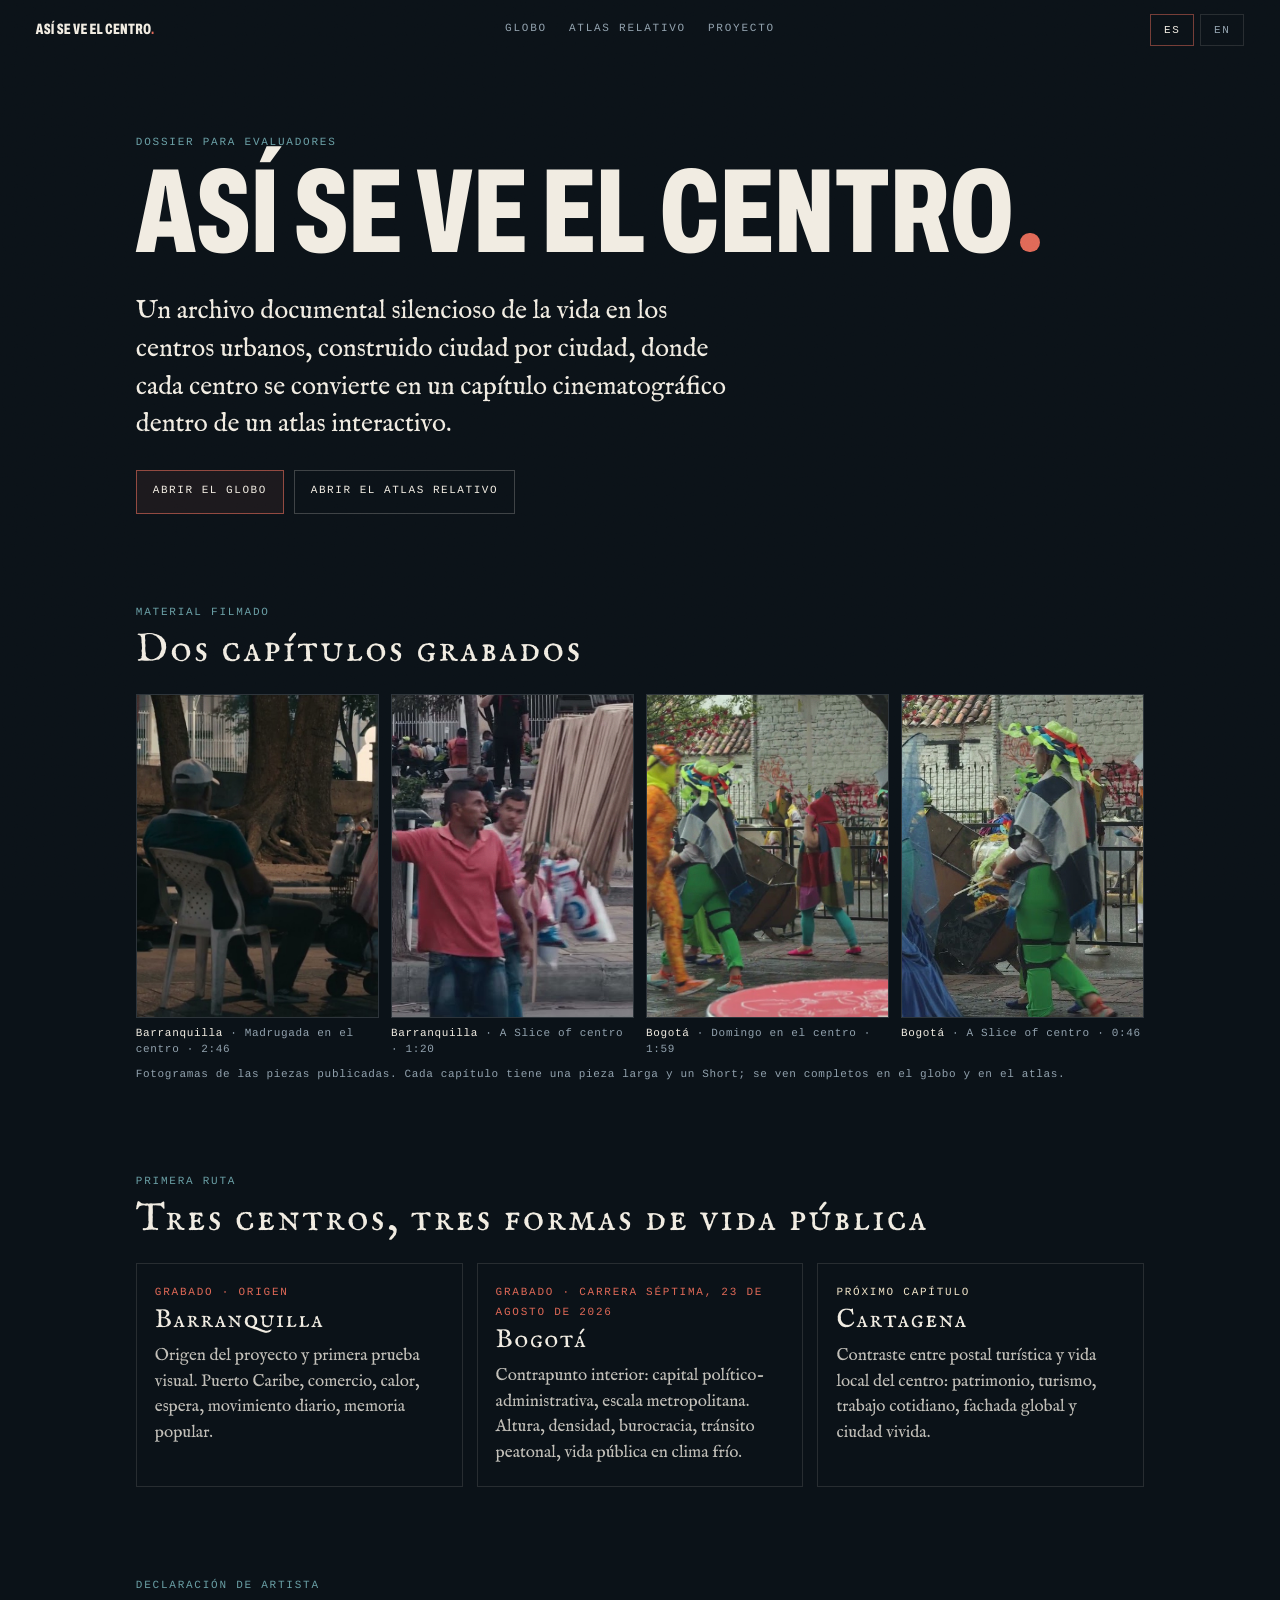
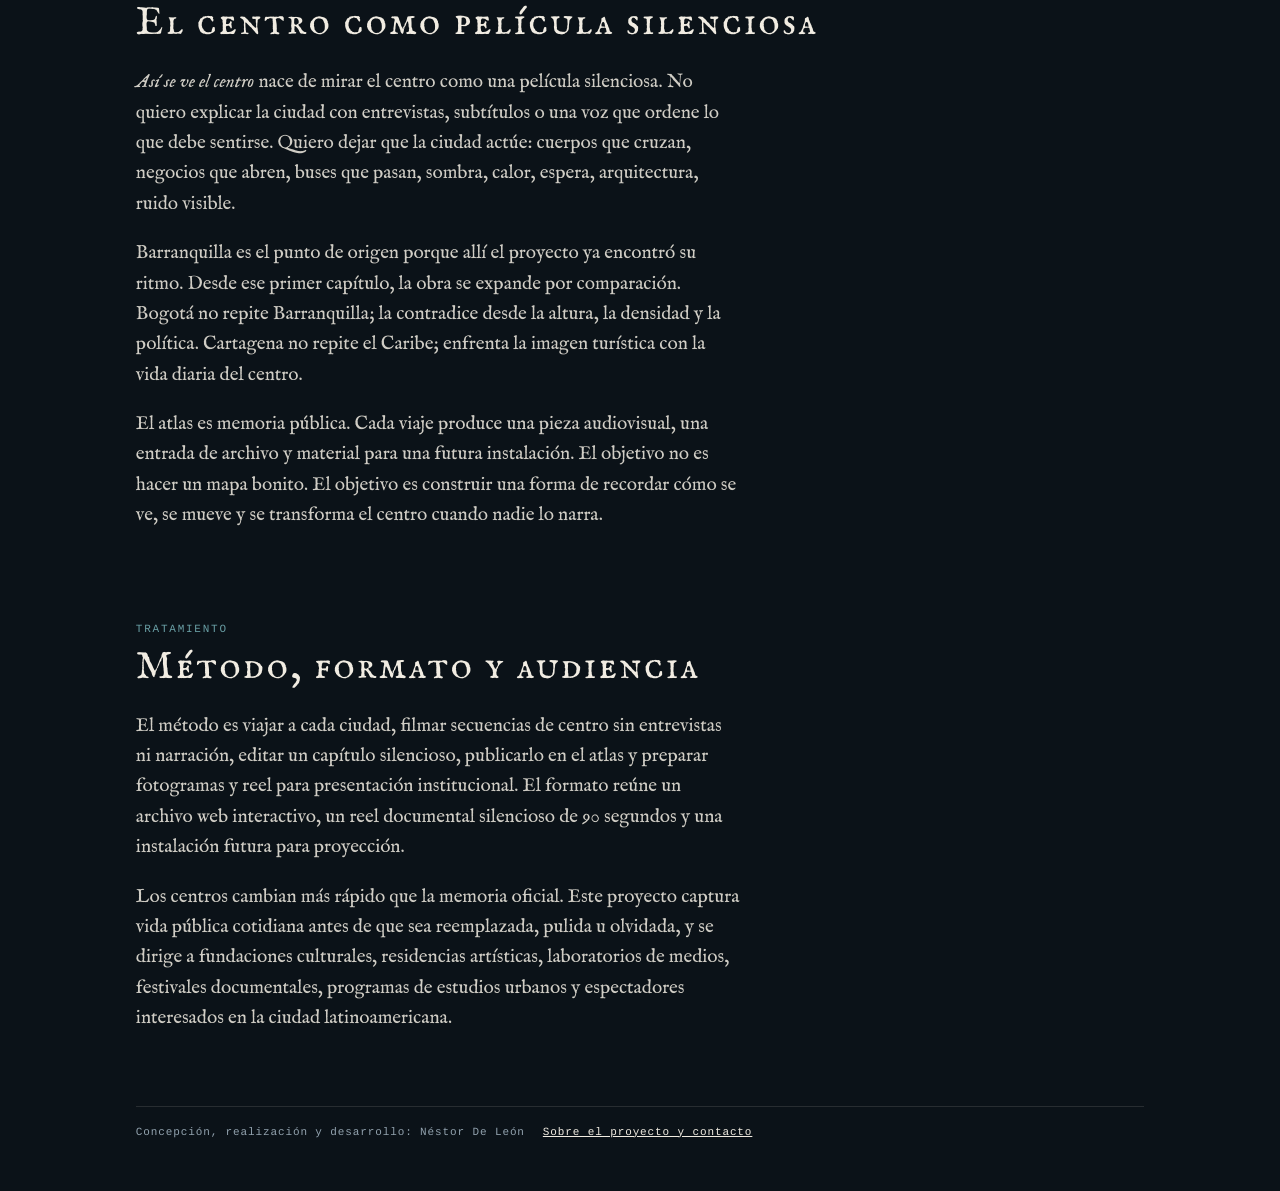
<file: projects.html>
<!DOCTYPE html>
<html lang="es" data-lang="es">
<head>
<meta charset="utf-8">
<meta name="viewport" content="width=device-width, initial-scale=1">
<meta name="color-scheme" content="dark">
<title>Así se ve el centro — Dossier</title>
<meta name="description" content="Dossier para evaluadores de Así se ve el centro: archivo documental silencioso de la vida en los centros urbanos, con capítulos grabados en Barranquilla y Bogotá.">
<link rel="canonical" href="https://nestorfernando3.github.io/asi-se-ve-el-centro/projects.html">
<meta property="og:type" content="website">
<meta property="og:site_name" content="Así se ve el centro">
<meta property="og:locale" content="es_CO">
<meta property="og:locale:alternate" content="en_US">
<meta property="og:title" content="Así se ve el centro — Dossier">
<meta property="og:description" content="Archivo documental silencioso de la vida en los centros urbanos, construido ciudad por ciudad. Capítulos grabados en Barranquilla y Bogotá.">
<meta property="og:url" content="https://nestorfernando3.github.io/asi-se-ve-el-centro/projects.html">
<meta property="og:image" content="https://nestorfernando3.github.io/asi-se-ve-el-centro/assets/og-card.jpg">
<meta property="og:image:width" content="1200">
<meta property="og:image:height" content="630">
<meta property="og:image:alt" content="Fotogramas de Barranquilla y Bogotá bajo el título Así se ve el centro.">
<meta name="twitter:card" content="summary_large_image">
<link rel="stylesheet" href="assets/fonts/fonts.css">
<link rel="stylesheet" href="assets/site.css">
<link rel="stylesheet" href="assets/editorial.css">
<link rel="icon" href="data:image/svg+xml,%3Csvg xmlns='http://www.w3.org/2000/svg' viewBox='0 0 16 16'%3E%3Ccircle cx='8' cy='8' r='5' fill='%23e06957'/%3E%3C/svg%3E">
<script>
  // Idioma elegido antes (comodidad de cada visitante); sin almacenamiento, español.
  try { var l = localStorage.getItem('dossier-lang'); if (l === 'en' || l === 'es') document.documentElement.dataset.lang = l; } catch (e) {}
</script>
</head>
<body>

<header class="site-bar">
  <a class="brand" href="index.html">Así se ve el centro<em>.</em></a>
  <nav class="site-nav" aria-label="Secciones">
    <a href="index.html">Globo</a>
    <a href="atlas-relativo.html">Atlas relativo</a>
    <a href="sobre.html">Proyecto</a>
  </nav>
  <div class="site-context">
    <div class="lang-switch" role="group" aria-label="Idioma / Language">
      <button type="button" data-set-lang="es" aria-pressed="true">ES</button>
      <button type="button" data-set-lang="en" aria-pressed="false">EN</button>
    </div>
  </div>
</header>

<main class="page">

  <section aria-labelledby="t-hero">
    <span class="kicker" lang="es">Dossier para evaluadores</span>
    <span class="kicker" lang="en">Reviewer dossier</span>
    <h1 class="page-title" id="t-hero">Así se ve el centro<em>.</em></h1>
    <div class="prose" style="margin-top:28px">
      <p class="lede" lang="es">Un archivo documental silencioso de la vida en los centros urbanos, construido ciudad por ciudad, donde cada centro se convierte en un capítulo cinematográfico dentro de un atlas interactivo.</p>
      <p class="lede" lang="en">A silent documentary archive of downtown life, built city by city, where each urban center becomes a cinematic chapter inside an interactive atlas.</p>
    </div>
    <div class="actions">
      <a href="index.html" lang="es">Abrir el globo</a>
      <a href="index.html" lang="en">Open the globe</a>
      <a href="atlas-relativo.html" lang="es">Abrir el atlas relativo</a>
      <a href="atlas-relativo.html" lang="en">Open the relative atlas</a>
    </div>
  </section>

  <section aria-labelledby="t-frames">
    <span class="kicker" lang="es">Material filmado</span>
    <span class="kicker" lang="en">Footage</span>
    <h2 class="section-title" id="t-frames" lang="es">Dos capítulos grabados</h2>
    <h2 class="section-title" id="t-frames-en" lang="en">Two recorded chapters</h2>
    <div class="frames">
      <figure>
        <img src="assets/posters/barranquilla-long.jpg" alt="Dos hombres sentados a la sombra de un árbol en el centro de Barranquilla, junto a un carrito de venta." loading="lazy">
        <figcaption><b>Barranquilla</b> · Madrugada en el centro · 2:46</figcaption>
      </figure>
      <figure>
        <img src="assets/posters/barranquilla-short.jpg" alt="Un vendedor ambulante cruza una calle del centro de Barranquilla con escobas y mercancía." loading="lazy">
        <figcaption><b>Barranquilla</b> · A Slice of centro · 1:20</figcaption>
      </figure>
      <figure>
        <img src="assets/posters/bogota-long.jpg" alt="Personas disfrazadas con trajes de colores caminan por una calle del centro de Bogotá." loading="lazy">
        <figcaption><b>Bogotá</b> · Domingo en el centro · 1:59</figcaption>
      </figure>
      <figure>
        <img src="assets/posters/bogota-short.jpg" alt="Una persona con sombrero de cintas y pantalón verde camina junto a una reja en Bogotá." loading="lazy">
        <figcaption><b>Bogotá</b> · A Slice of centro · 0:46</figcaption>
      </figure>
    </div>
    <p class="note" lang="es">Fotogramas de las piezas publicadas. Cada capítulo tiene una pieza larga y un Short; se ven completos en el globo y en el atlas.</p>
    <p class="note" lang="en">Stills from the published pieces. Each chapter has a long piece and a Short, both playable in full on the globe and the atlas.</p>
  </section>

  <section aria-labelledby="t-route">
    <span class="kicker" lang="es">Primera ruta</span>
    <span class="kicker" lang="en">First route</span>
    <h2 class="section-title" id="t-route" lang="es">Tres centros, tres formas de vida pública</h2>
    <h2 class="section-title" id="t-route-en" lang="en">Three downtowns, three forms of public life</h2>
    <div class="route">
      <article>
        <span class="kicker state" lang="es">Grabado · origen</span>
        <span class="kicker state" lang="en">Recorded · origin</span>
        <h3>Barranquilla</h3>
        <p lang="es">Origen del proyecto y primera prueba visual. Puerto Caribe, comercio, calor, espera, movimiento diario, memoria popular.</p>
        <p lang="en">Project origin and first visual proof. Caribbean port life, commerce, heat, waiting, daily movement, popular memory.</p>
      </article>
      <article>
        <span class="kicker state" lang="es">Grabado · Carrera Séptima, 23 de agosto de 2026</span>
        <span class="kicker state" lang="en">Recorded · Carrera Séptima, 23 August 2026</span>
        <h3>Bogotá</h3>
        <p lang="es">Contrapunto interior: capital político-administrativa, escala metropolitana. Altura, densidad, burocracia, tránsito peatonal, vida pública en clima frío.</p>
        <p lang="en">Interior counterpoint: political-administrative capital, metropolitan scale. Altitude, density, bureaucracy, pedestrian flow, public life in a colder climate.</p>
      </article>
      <article>
        <span class="kicker state is-next" lang="es">Próximo capítulo</span>
        <span class="kicker state is-next" lang="en">Next chapter</span>
        <h3>Cartagena</h3>
        <p lang="es">Contraste entre postal turística y vida local del centro: patrimonio, turismo, trabajo cotidiano, fachada global y ciudad vivida.</p>
        <p lang="en">Contrast between tourist postcard and local downtown life: heritage, tourism, everyday work, global image and lived city.</p>
      </article>
    </div>
  </section>

  <section aria-labelledby="t-statement">
    <span class="kicker" lang="es">Declaración de artista</span>
    <span class="kicker" lang="en">Artist statement</span>
    <h2 class="section-title" id="t-statement" lang="es">El centro como película silenciosa</h2>
    <h2 class="section-title" id="t-statement-en" lang="en">Downtown as a silent film</h2>
    <div class="prose" lang="es">
      <p><em>Así se ve el centro</em> nace de mirar el centro como una película silenciosa. No quiero explicar la ciudad con entrevistas, subtítulos o una voz que ordene lo que debe sentirse. Quiero dejar que la ciudad actúe: cuerpos que cruzan, negocios que abren, buses que pasan, sombra, calor, espera, arquitectura, ruido visible.</p>
      <p>Barranquilla es el punto de origen porque allí el proyecto ya encontró su ritmo. Desde ese primer capítulo, la obra se expande por comparación. Bogotá no repite Barranquilla; la contradice desde la altura, la densidad y la política. Cartagena no repite el Caribe; enfrenta la imagen turística con la vida diaria del centro.</p>
      <p>El atlas es memoria pública. Cada viaje produce una pieza audiovisual, una entrada de archivo y material para una futura instalación. El objetivo no es hacer un mapa bonito. El objetivo es construir una forma de recordar cómo se ve, se mueve y se transforma el centro cuando nadie lo narra.</p>
    </div>
    <div class="prose" lang="en">
      <p><em>Así se ve el centro</em> begins by seeing downtown as a silent film. I do not want to explain the city through interviews, subtitles, or a voice telling the viewer what to feel. I want the city to perform itself: bodies crossing, shops opening, buses passing, shadow, heat, waiting, architecture, visible noise.</p>
      <p>Barranquilla is the origin because the project has already found its rhythm there. From that first chapter, the work expands through comparison. Bogotá does not repeat Barranquilla; it counters it through altitude, density, and politics. Cartagena does not repeat the Caribbean; it confronts the tourist image with daily downtown life.</p>
      <p>The atlas is public memory. Each trip produces an audiovisual piece, an archive entry, and material for a future installation. The goal is not to make a beautiful map. The goal is to build a way of remembering how downtown looks, moves, and changes when nobody narrates it.</p>
    </div>
  </section>

  <section aria-labelledby="t-method">
    <span class="kicker" lang="es">Tratamiento</span>
    <span class="kicker" lang="en">Treatment</span>
    <h2 class="section-title" id="t-method" lang="es">Método, formato y audiencia</h2>
    <h2 class="section-title" id="t-method-en" lang="en">Method, format and audience</h2>
    <div class="prose" lang="es">
      <p>El método es viajar a cada ciudad, filmar secuencias de centro sin entrevistas ni narración, editar un capítulo silencioso, publicarlo en el atlas y preparar fotogramas y reel para presentación institucional. El formato reúne un archivo web interactivo, un reel documental silencioso de 90 segundos y una instalación futura para proyección.</p>
      <p>Los centros cambian más rápido que la memoria oficial. Este proyecto captura vida pública cotidiana antes de que sea reemplazada, pulida u olvidada, y se dirige a fundaciones culturales, residencias artísticas, laboratorios de medios, festivales documentales, programas de estudios urbanos y espectadores interesados en la ciudad latinoamericana.</p>
    </div>
    <div class="prose" lang="en">
      <p>The method is to travel to each city, film downtown sequences without interviews or narration, edit one silent chapter, publish it in the atlas, and prepare stills and reel assets for institutional presentation. The format brings together an interactive web archive, a 90-second silent documentary reel, and a future installation-ready projection system.</p>
      <p>Downtowns are changing faster than official memory can preserve. This project captures everyday public life before it is replaced, polished, or forgotten, and it speaks to cultural foundations, artist residencies, media labs, documentary festivals, urban studies programs, and viewers interested in Latin American city life.</p>
    </div>
  </section>

  <footer class="page-foot">
    <span lang="es">Concepción, realización y desarrollo: Néstor De León</span>
    <span lang="en">Concept, direction and development: Néstor De León</span>
    <a href="sobre.html" lang="es">Sobre el proyecto y contacto</a>
    <a href="sobre.html" lang="en">About and contact (in Spanish)</a>
  </footer>
</main>

<script>
  (function () {
    const root = document.documentElement;
    const buttons = document.querySelectorAll('[data-set-lang]');
    function set(lang) {
      root.dataset.lang = lang;
      root.lang = lang;
      buttons.forEach(b => b.setAttribute('aria-pressed', String(b.dataset.setLang === lang)));
      try { localStorage.setItem('dossier-lang', lang); } catch (e) {}
    }
    buttons.forEach(b => b.addEventListener('click', () => set(b.dataset.setLang)));
    set(root.dataset.lang || 'es');
  })();
</script>
</body>
</html>
</file>
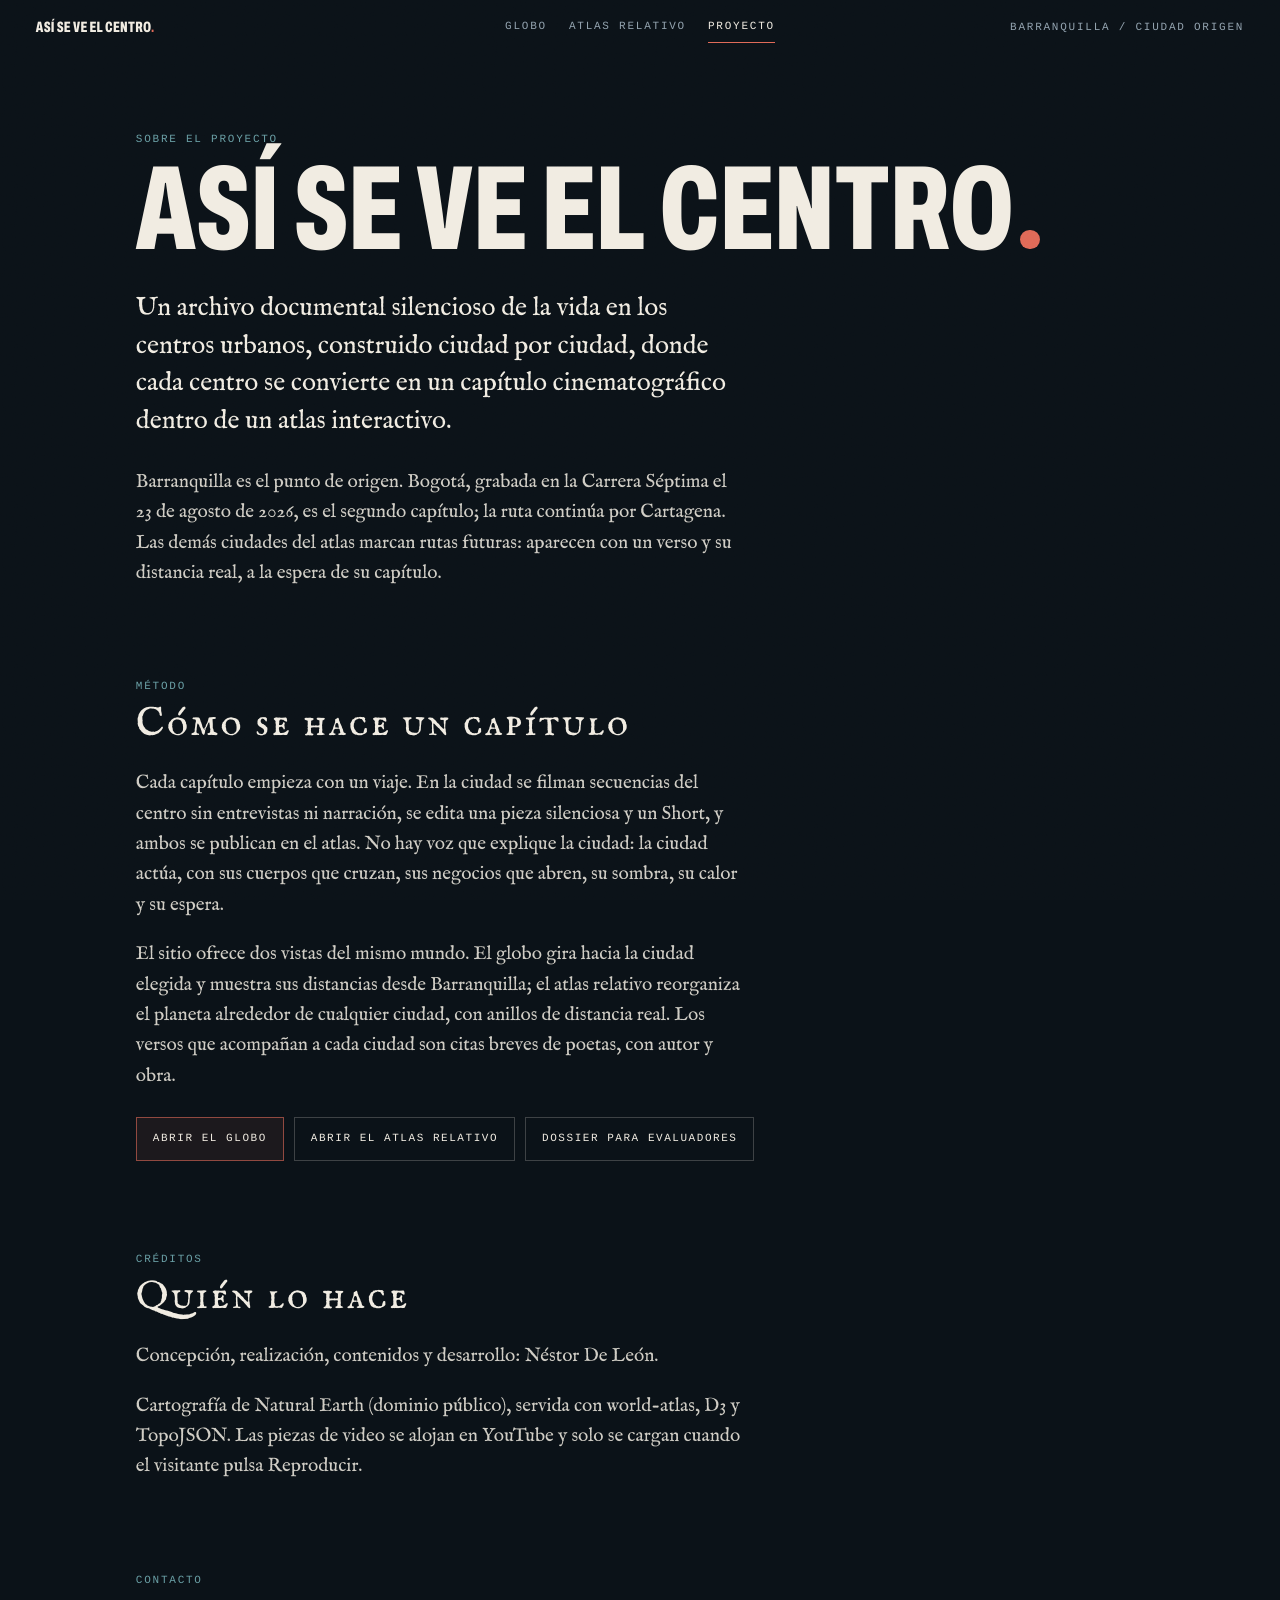
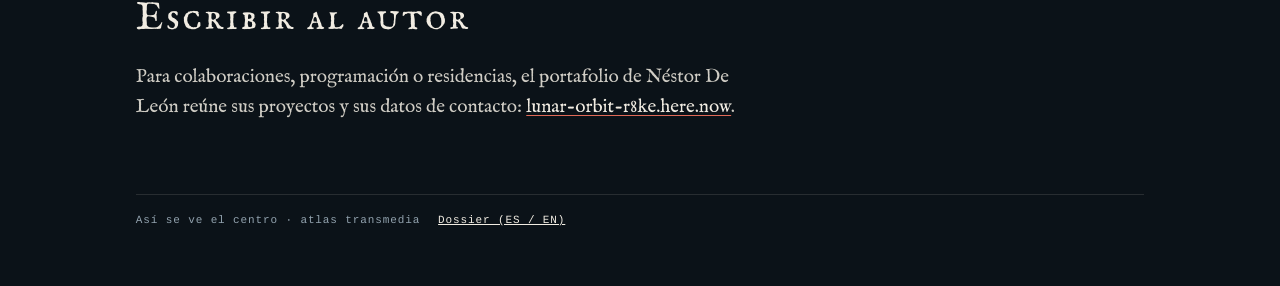
<file: sobre.html>
<!DOCTYPE html>
<html lang="es">
<head>
<meta charset="utf-8">
<meta name="viewport" content="width=device-width, initial-scale=1">
<meta name="color-scheme" content="dark">
<title>Así se ve el centro — Sobre el proyecto</title>
<meta name="description" content="Qué es Así se ve el centro, cómo se hace cada capítulo, créditos y contacto.">
<link rel="canonical" href="https://nestorfernando3.github.io/asi-se-ve-el-centro/sobre.html">
<meta property="og:type" content="website">
<meta property="og:site_name" content="Así se ve el centro">
<meta property="og:locale" content="es_CO">
<meta property="og:title" content="Así se ve el centro — Sobre el proyecto">
<meta property="og:description" content="Archivo documental silencioso de la vida en los centros urbanos, construido ciudad por ciudad desde Barranquilla.">
<meta property="og:url" content="https://nestorfernando3.github.io/asi-se-ve-el-centro/sobre.html">
<meta property="og:image" content="https://nestorfernando3.github.io/asi-se-ve-el-centro/assets/og-card.jpg">
<meta property="og:image:width" content="1200">
<meta property="og:image:height" content="630">
<meta property="og:image:alt" content="Fotogramas de Barranquilla y Bogotá bajo el título Así se ve el centro.">
<meta name="twitter:card" content="summary_large_image">
<link rel="stylesheet" href="assets/fonts/fonts.css">
<link rel="stylesheet" href="assets/site.css">
<link rel="stylesheet" href="assets/editorial.css">
<link rel="icon" href="data:image/svg+xml,%3Csvg xmlns='http://www.w3.org/2000/svg' viewBox='0 0 16 16'%3E%3Ccircle cx='8' cy='8' r='5' fill='%23e06957'/%3E%3C/svg%3E">
</head>
<body>

<header class="site-bar">
  <a class="brand" href="index.html">Así se ve el centro<em>.</em></a>
  <nav class="site-nav" aria-label="Secciones">
    <a href="index.html">Globo</a>
    <a href="atlas-relativo.html">Atlas relativo</a>
    <a href="sobre.html" aria-current="page">Proyecto</a>
  </nav>
  <span class="site-context">Barranquilla / ciudad origen</span>
</header>

<main class="page">

  <section aria-labelledby="t-about">
    <span class="kicker">Sobre el proyecto</span>
    <h1 class="page-title" id="t-about">Así se ve el centro<em>.</em></h1>
    <div class="prose" style="margin-top:28px">
      <p class="lede">Un archivo documental silencioso de la vida en los centros urbanos, construido ciudad por ciudad, donde cada centro se convierte en un capítulo cinematográfico dentro de un atlas interactivo.</p>
      <p>Barranquilla es el punto de origen. Bogotá, grabada en la Carrera Séptima el 23 de agosto de 2026, es el segundo capítulo; la ruta continúa por Cartagena. Las demás ciudades del atlas marcan rutas futuras: aparecen con un verso y su distancia real, a la espera de su capítulo.</p>
    </div>
  </section>

  <section aria-labelledby="t-how">
    <span class="kicker">Método</span>
    <h2 class="section-title" id="t-how">Cómo se hace un capítulo</h2>
    <div class="prose">
      <p>Cada capítulo empieza con un viaje. En la ciudad se filman secuencias del centro sin entrevistas ni narración, se edita una pieza silenciosa y un Short, y ambos se publican en el atlas. No hay voz que explique la ciudad: la ciudad actúa, con sus cuerpos que cruzan, sus negocios que abren, su sombra, su calor y su espera.</p>
      <p>El sitio ofrece dos vistas del mismo mundo. El globo gira hacia la ciudad elegida y muestra sus distancias desde Barranquilla; el atlas relativo reorganiza el planeta alrededor de cualquier ciudad, con anillos de distancia real. Los versos que acompañan a cada ciudad son citas breves de poetas, con autor y obra.</p>
    </div>
    <div class="actions">
      <a href="index.html">Abrir el globo</a>
      <a href="atlas-relativo.html">Abrir el atlas relativo</a>
      <a href="projects.html">Dossier para evaluadores</a>
    </div>
  </section>

  <section aria-labelledby="t-credits">
    <span class="kicker">Créditos</span>
    <h2 class="section-title" id="t-credits">Quién lo hace</h2>
    <div class="prose">
      <p>Concepción, realización, contenidos y desarrollo: Néstor De León.</p>
      <p>Cartografía de Natural Earth (dominio público), servida con world-atlas, D3 y TopoJSON. Las piezas de video se alojan en YouTube y solo se cargan cuando el visitante pulsa Reproducir.</p>
    </div>
  </section>

  <section aria-labelledby="t-contact">
    <span class="kicker">Contacto</span>
    <h2 class="section-title" id="t-contact">Escribir al autor</h2>
    <div class="prose">
      <p>Para colaboraciones, programación o residencias, el portafolio de Néstor De León reúne sus proyectos y sus datos de contacto: <a href="https://lunar-orbit-r8ke.here.now/" rel="noopener">lunar-orbit-r8ke.here.now</a>.</p>
    </div>
  </section>

  <footer class="page-foot">
    <span>Así se ve el centro · atlas transmedia</span>
    <a href="projects.html">Dossier (ES / EN)</a>
  </footer>
</main>

</body>
</html>
</file>
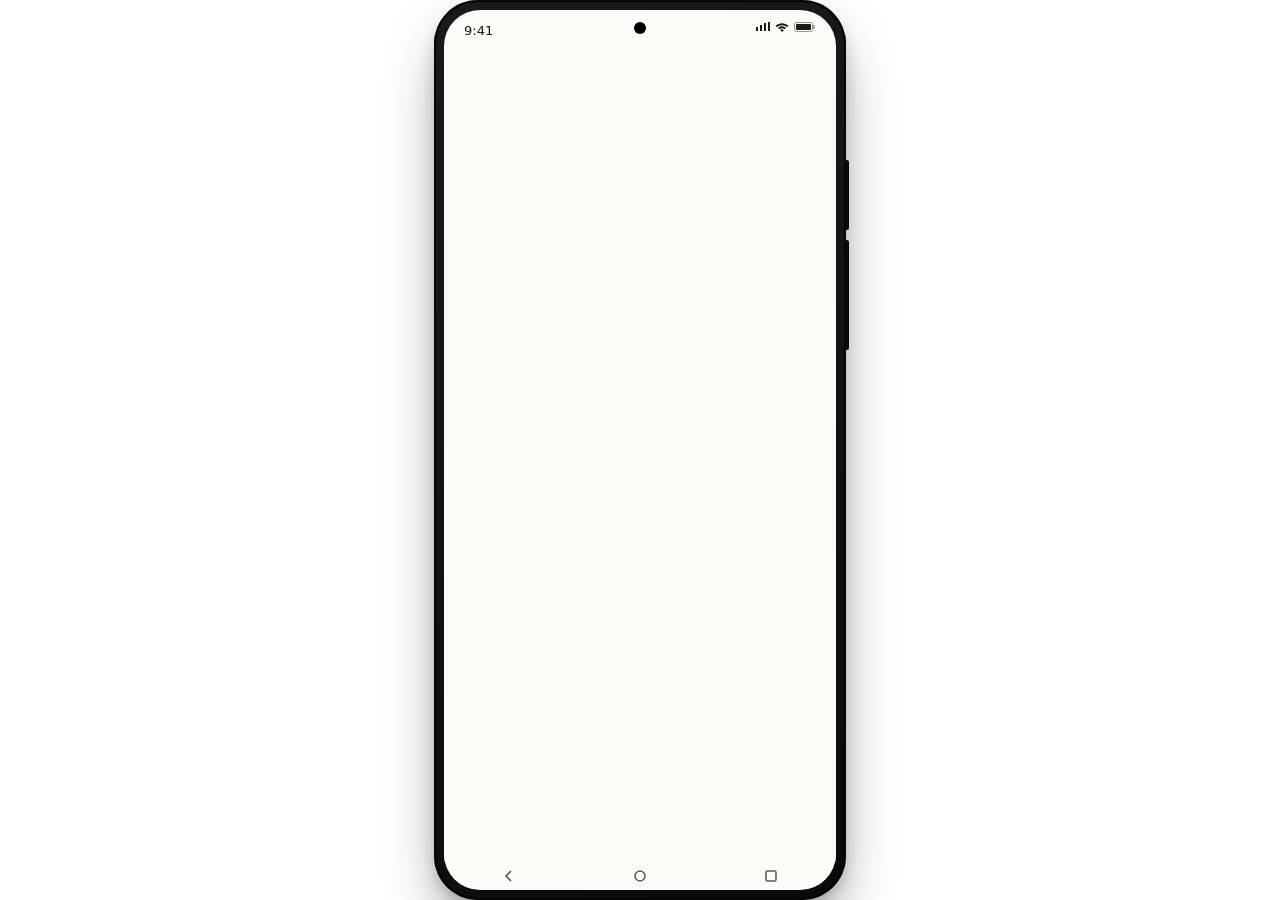
<file: frames/android-pixel.html>
<!doctype html>
<!--
  Shared frame: Pixel 8 Pro (412 × 900).
  Usage:  <iframe src="android-pixel.html?screen=path/to/screen.html"></iframe>
-->
<html lang="en">
<head>
  <meta charset="utf-8" />
  <meta name="viewport" content="width=device-width, initial-scale=1" />
  <title>Pixel 8 Pro frame</title>
  <style>
    *, *::before, *::after { box-sizing: border-box; }
    html, body { margin: 0; padding: 0; height: 100%; background: transparent; }
    body {
      display: grid;
      place-items: center;
      font: 14px/1.4 'Roboto', -apple-system, BlinkMacSystemFont, system-ui, sans-serif;
    }

    .device {
      position: relative;
      width: 412px;
      height: 900px;
      border-radius: 44px;
      padding: 10px;
      background:
        linear-gradient(160deg, #1a1a1a 0%, #0a0a0a 100%);
      box-shadow:
        0 0 0 1px rgba(255,255,255,0.05) inset,
        0 0 0 2px #000 inset,
        0 28px 60px -12px rgba(0,0,0,0.45),
        0 8px 20px -8px rgba(0,0,0,0.35);
    }
    /* power button (right) */
    .device::after {
      content: '';
      position: absolute;
      right: -3px;
      top: 160px;
      width: 4px; height: 70px;
      background: #0a0a0a;
      border-radius: 2px;
    }
    /* volume rocker (right, below power) */
    .device::before {
      content: '';
      position: absolute;
      right: -3px;
      top: 240px;
      width: 4px; height: 110px;
      background: #0a0a0a;
      border-radius: 2px;
    }

    /* punch-hole camera, top-center */
    .punch-hole {
      position: absolute;
      top: 22px;
      left: 50%;
      transform: translateX(-50%);
      width: 12px;
      height: 12px;
      background: #000;
      border-radius: 50%;
      z-index: 5;
    }

    .screen {
      position: relative;
      width: 100%; height: 100%;
      background: #fafaf7;
      border-radius: 36px;
      overflow: hidden;
      display: flex;
      flex-direction: column;
    }

    .statusbar {
      flex: 0 0 36px;
      padding: 12px 20px 0;
      display: flex;
      align-items: flex-start;
      justify-content: space-between;
      font-size: 13px;
      font-weight: 500;
      color: var(--statusbar-fg, #1a1916);
      pointer-events: none;
    }
    .statusbar .right { display: inline-flex; align-items: center; gap: 5px; }
    .statusbar svg { width: 14px; height: 10px; fill: currentColor; }
    .statusbar .battery { width: 22px; }

    .inner {
      flex: 1 1 auto;
      width: 100%;
      border: 0;
      background: #fafaf7;
    }

    /* Android nav bar — three-button (back / home / recents) */
    .navbar {
      flex: 0 0 28px;
      display: grid;
      grid-template-columns: repeat(3, 1fr);
      align-items: center;
      justify-items: center;
      pointer-events: none;
      color: var(--navbar-fg, #1a1916);
      opacity: 0.7;
    }
    .navbar svg { width: 14px; height: 14px; }
  </style>
</head>
<body>
  <div class="device">
    <span class="punch-hole" aria-hidden></span>

    <div class="screen">
      <div class="statusbar">
        <span>9:41</span>
        <span class="right">
          <svg viewBox="0 0 14 10" aria-hidden><path d="M0 9h2V5H0v4zm4 0h2V3H4v6zm4 0h2V1H8v8zm4 0h2V0h-2v9z"/></svg>
          <svg viewBox="0 0 14 10" aria-hidden><path d="M7 1.2c-2.4 0-4.6.9-6.4 2.5L2 5.2c1.4-1.2 3.1-1.9 5-1.9s3.6.7 5 1.9l1.4-1.5C11.6 2.1 9.4 1.2 7 1.2zm0 3c-1.5 0-2.9.6-4 1.5L4.4 7.2c.7-.7 1.7-1 2.6-1s1.9.3 2.6 1L11 5.7c-1.1-.9-2.5-1.5-4-1.5zm0 3c-.7 0-1.4.3-1.9.8l1.9 1.9 1.9-1.9c-.5-.5-1.2-.8-1.9-.8z"/></svg>
          <svg class="battery" viewBox="0 0 22 10" aria-hidden>
            <rect x="0.5" y="0.5" width="18" height="9" rx="2" fill="none" stroke="currentColor" stroke-opacity="0.45"/>
            <rect x="19" y="3" width="1.5" height="4" rx="0.4" fill="currentColor" fill-opacity="0.45"/>
            <rect x="2" y="2" width="15" height="6" rx="1"/>
          </svg>
        </span>
      </div>

      <iframe
        class="inner"
        id="screen"
        title="Inner screen"
        sandbox="allow-scripts allow-same-origin"
        loading="lazy"
        src="about:blank"
      ></iframe>

      <nav class="navbar" aria-hidden>
        <svg viewBox="0 0 14 14"><path d="M9 2 4 7l5 5" fill="none" stroke="currentColor" stroke-width="1.6"/></svg>
        <svg viewBox="0 0 14 14"><circle cx="7" cy="7" r="5" fill="none" stroke="currentColor" stroke-width="1.6"/></svg>
        <svg viewBox="0 0 14 14"><rect x="2" y="2" width="10" height="10" rx="1.5" fill="none" stroke="currentColor" stroke-width="1.6"/></svg>
      </nav>
    </div>
  </div>

  <script>
    (function () {
      var qs = new URLSearchParams(location.search);
      var src = qs.get('screen');
      var iframe = document.getElementById('screen');
      if (src) iframe.src = src;
    })();
  </script>
</body>
</html>
</file>
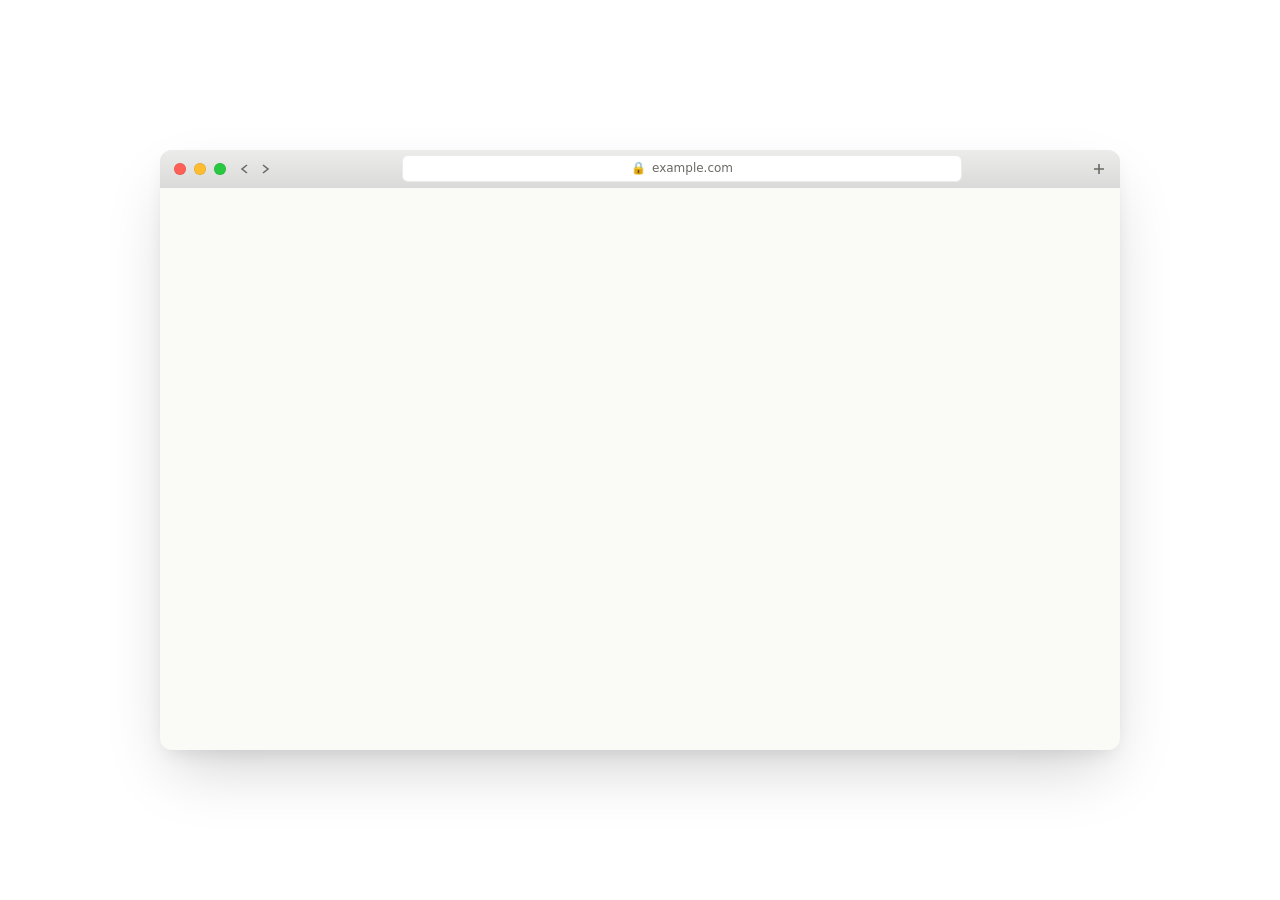
<file: frames/browser-chrome.html>
<!doctype html>
<!--
  Shared frame: macOS Safari-style browser window (traffic lights + URL bar).
  Usage:  <iframe src="browser-chrome.html?screen=path/to/page.html&url=example.com"></iframe>
-->
<html lang="en">
<head>
  <meta charset="utf-8" />
  <meta name="viewport" content="width=device-width, initial-scale=1" />
  <title>Browser frame</title>
  <style>
    *, *::before, *::after { box-sizing: border-box; }
    html, body { margin: 0; padding: 0; height: 100%; background: transparent; }
    body {
      display: grid;
      place-items: center;
      font: 13px/1.4 -apple-system, BlinkMacSystemFont, 'SF Pro Text', system-ui, sans-serif;
      color: #1a1916;
    }

    .window {
      position: relative;
      width: min(960px, 96vw);
      aspect-ratio: 16 / 10;
      background: #fafaf7;
      border-radius: 12px;
      overflow: hidden;
      box-shadow:
        0 0 0 1px rgba(0,0,0,0.06) inset,
        0 1px 0 rgba(255,255,255,0.95) inset,
        0 28px 60px -12px rgba(0,0,0,0.18),
        0 8px 20px -8px rgba(0,0,0,0.12);
    }

    .titlebar {
      display: flex;
      align-items: center;
      gap: 12px;
      padding: 10px 14px;
      background: linear-gradient(to bottom, #ececeb 0%, #dadad8 100%);
      border-bottom: 1px solid rgba(0,0,0,0.08);
      height: 38px;
    }

    .lights {
      display: inline-flex;
      gap: 8px;
    }
    .light {
      width: 12px; height: 12px;
      border-radius: 50%;
      box-shadow: 0 0 0 0.5px rgba(0,0,0,0.15) inset;
    }
    .light.r { background: #ff5f57; }
    .light.y { background: #febc2e; }
    .light.g { background: #28c840; }

    .url {
      flex: 1;
      max-width: 60%;
      margin: 0 auto;
      background: #fff;
      border: 1px solid rgba(0,0,0,0.08);
      border-radius: 6px;
      padding: 4px 12px;
      font-size: 12px;
      color: #6b6964;
      text-align: center;
      overflow: hidden;
      text-overflow: ellipsis;
      white-space: nowrap;
    }
    .url .lock { color: #6b6964; margin-right: 6px; }

    .tabs {
      display: inline-flex;
      gap: 6px;
      align-items: center;
      color: #6b6964;
    }
    .tabs svg { width: 14px; height: 14px; stroke: currentColor; fill: none; stroke-width: 1.6; }

    .inner {
      width: 100%;
      height: calc(100% - 38px);
      border: 0;
      background: #fafaf7;
    }
  </style>
</head>
<body>
  <div class="window">
    <div class="titlebar">
      <span class="lights">
        <span class="light r"></span>
        <span class="light y"></span>
        <span class="light g"></span>
      </span>
      <span class="tabs">
        <svg viewBox="0 0 14 14"><path d="M9 3 4 7l5 4"/></svg>
        <svg viewBox="0 0 14 14"><path d="M5 3l5 4-5 4"/></svg>
      </span>
      <div class="url" id="url"><span class="lock">🔒</span><span id="url-text">example.com</span></div>
      <span class="tabs">
        <svg viewBox="0 0 14 14"><path d="M2 7h10M7 2v10"/></svg>
      </span>
    </div>

    <iframe
      class="inner"
      id="screen"
      title="Inner page"
      sandbox="allow-scripts allow-same-origin"
      loading="lazy"
      src="about:blank"
    ></iframe>
  </div>

  <script>
    (function () {
      var qs = new URLSearchParams(location.search);
      var src = qs.get('screen');
      var url = qs.get('url');
      var iframe = document.getElementById('screen');
      if (src) iframe.src = src;
      if (url) document.getElementById('url-text').textContent = url;
    })();
  </script>
</body>
</html>
</file>
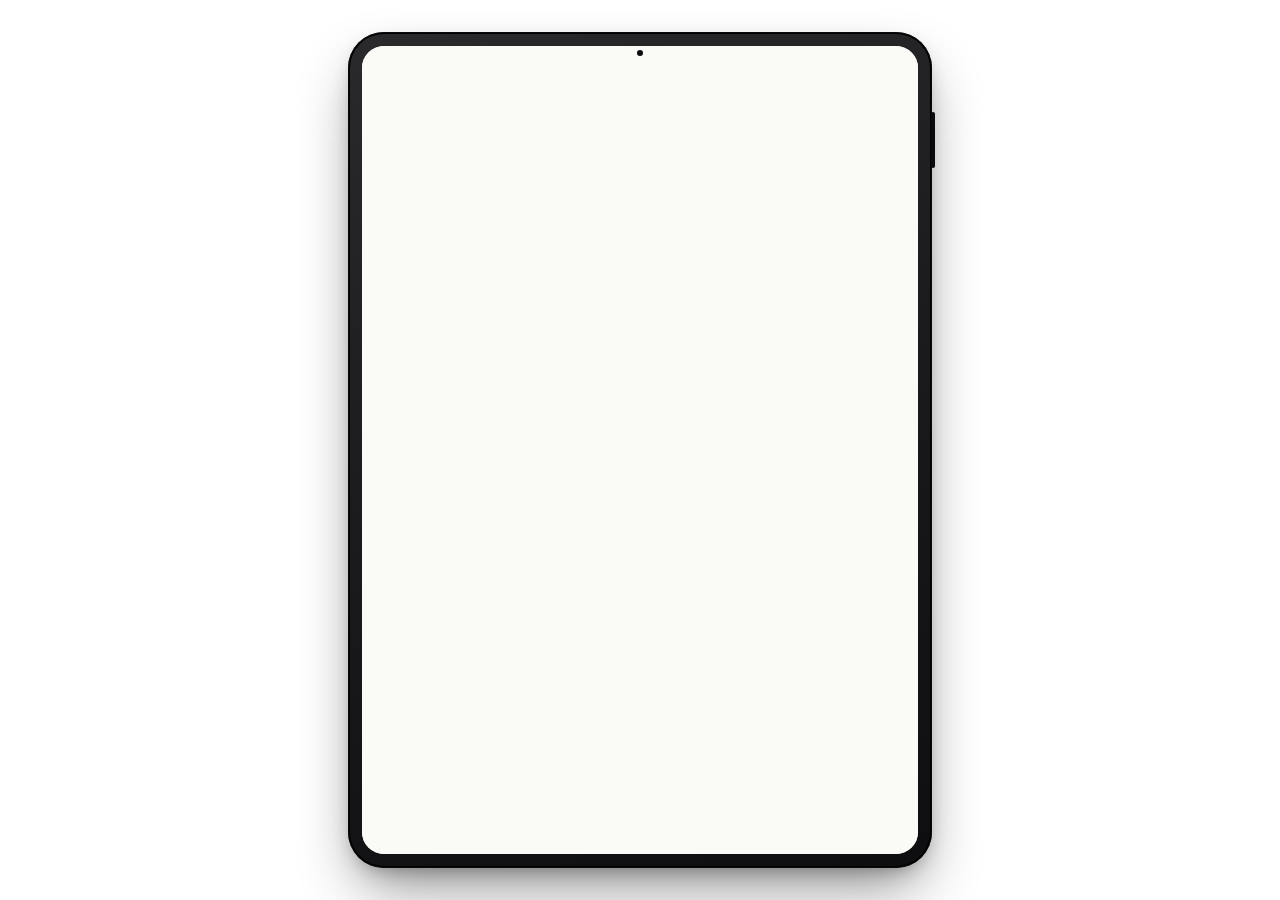
<file: frames/ipad-pro.html>
<!doctype html>
<!--
  Shared frame: iPad Pro 11" (834 × 1194 logical, displayed at 70% scale).
  Usage:  <iframe src="ipad-pro.html?screen=path/to/screen.html"></iframe>
-->
<html lang="en">
<head>
  <meta charset="utf-8" />
  <meta name="viewport" content="width=device-width, initial-scale=1" />
  <title>iPad Pro frame</title>
  <style>
    *, *::before, *::after { box-sizing: border-box; }
    html, body { margin: 0; padding: 0; height: 100%; background: transparent; }
    body {
      display: grid;
      place-items: center;
      font: 15px/1.4 -apple-system, BlinkMacSystemFont, 'SF Pro Text', system-ui, sans-serif;
    }

    .device {
      position: relative;
      width: 584px;
      height: 836px;
      border-radius: 36px;
      padding: 14px;
      background:
        linear-gradient(160deg, #2a2a2c 0%, #1a1a1c 50%, #0e0e10 100%);
      box-shadow:
        0 0 0 1px rgba(255,255,255,0.04) inset,
        0 0 0 2px #000 inset,
        0 28px 60px -12px rgba(0,0,0,0.45),
        0 8px 20px -8px rgba(0,0,0,0.35);
    }
    /* power + volume on right edge */
    .device::after {
      content: '';
      position: absolute;
      right: -3px; top: 80px;
      width: 4px; height: 56px;
      background: #0a0a0c; border-radius: 2px;
    }

    /* front camera, top-center landscape position (we render portrait here) */
    .camera {
      position: absolute;
      top: 18px;
      left: 50%;
      transform: translateX(-50%);
      width: 6px;
      height: 6px;
      background: #0a0a0c;
      border-radius: 50%;
      z-index: 5;
    }

    .screen {
      position: relative;
      width: 100%; height: 100%;
      background: #fafaf7;
      border-radius: 22px;
      overflow: hidden;
      display: flex;
      flex-direction: column;
    }
    .inner {
      flex: 1 1 auto;
      width: 100%;
      border: 0;
      background: #fafaf7;
    }
  </style>
</head>
<body>
  <div class="device">
    <span class="camera" aria-hidden></span>
    <div class="screen">
      <iframe
        class="inner"
        id="screen"
        title="Inner screen"
        sandbox="allow-scripts allow-same-origin"
        loading="lazy"
        src="about:blank"
      ></iframe>
    </div>
  </div>
  <script>
    (function () {
      var qs = new URLSearchParams(location.search);
      var src = qs.get('screen');
      var iframe = document.getElementById('screen');
      if (src) iframe.src = src;
    })();
  </script>
</body>
</html>
</file>
<file: assets/fonts/fonts.css>
/* Fuentes del sitio, alojadas aquí (antes Google Fonts). Subconjuntos latino y
   latino extendido. Archivo: SIL OFL 1.1. IM Fell: SIL OFL 1.1 (Igino Marini). */

/* latin-ext */
@font-face {
  font-family: 'Archivo';
  font-style: normal;
  font-weight: 400 900;
  font-stretch: 62% 125%;
  font-display: swap;
  src: url(archivo-normal-latin-ext.woff2) format('woff2');
  unicode-range: U+0100-02BA, U+02BD-02C5, U+02C7-02CC, U+02CE-02D7, U+02DD-02FF, U+0304, U+0308, U+0329, U+1D00-1DBF, U+1E00-1E9F, U+1EF2-1EFF, U+2020, U+20A0-20AB, U+20AD-20C4, U+2113, U+2C60-2C7F, U+A720-A7FF;
}

/* latin */
@font-face {
  font-family: 'Archivo';
  font-style: normal;
  font-weight: 400 900;
  font-stretch: 62% 125%;
  font-display: swap;
  src: url(archivo-normal-latin.woff2) format('woff2');
  unicode-range: U+0000-00FF, U+0131, U+0152-0153, U+02BB-02BC, U+02C6, U+02DA, U+02DC, U+0304, U+0308, U+0329, U+2000-206F, U+20AC, U+2122, U+2191, U+2193, U+2212, U+2215, U+FEFF, U+FFFD;
}

/* latin */
@font-face {
  font-family: 'IM Fell English';
  font-style: italic;
  font-weight: 400;
  font-display: swap;
  src: url(im-fell-english-italic-latin.woff2) format('woff2');
  unicode-range: U+0000-00FF, U+0131, U+0152-0153, U+02BB-02BC, U+02C6, U+02DA, U+02DC, U+0304, U+0308, U+0329, U+2000-206F, U+20AC, U+2122, U+2191, U+2193, U+2212, U+2215, U+FEFF, U+FFFD;
}

/* latin */
@font-face {
  font-family: 'IM Fell English';
  font-style: normal;
  font-weight: 400;
  font-display: swap;
  src: url(im-fell-english-normal-latin.woff2) format('woff2');
  unicode-range: U+0000-00FF, U+0131, U+0152-0153, U+02BB-02BC, U+02C6, U+02DA, U+02DC, U+0304, U+0308, U+0329, U+2000-206F, U+20AC, U+2122, U+2191, U+2193, U+2212, U+2215, U+FEFF, U+FFFD;
}

/* latin */
@font-face {
  font-family: 'IM Fell English SC';
  font-style: normal;
  font-weight: 400;
  font-display: swap;
  src: url(im-fell-english-sc-normal-latin.woff2) format('woff2');
  unicode-range: U+0000-00FF, U+0131, U+0152-0153, U+02BB-02BC, U+02C6, U+02DA, U+02DC, U+0304, U+0308, U+0329, U+2000-206F, U+20AC, U+2122, U+2191, U+2193, U+2212, U+2215, U+FEFF, U+FFFD;
}
</file>
<file: assets/site.css>
/* Así se ve el centro — sistema visual compartido.
   Carta náutica nocturna: mar petróleo, tinta cálida, rojo de imprenta.
   Lo usan index.html (globo) y atlas-relativo.html. */

:root {
  --matte: #050b10;
  --night: #0b1218;
  --sea-deep: #0f2e3a;
  --surface: #111a22;
  --fg: #f1ece2;
  --muted: #92a2ae;
  --line: rgba(241, 236, 226, 0.12);
  --line-strong: rgba(241, 236, 226, 0.22);
  --accent: #e06957;
  --teal: #63a9a1;
  --teal-ink: rgba(127, 190, 196, 0.82);
  --cream: #f1e4c8;

  /* Estados de ciudad: los mismos en pines, puntos, listas y leyendas. */
  --st-live: var(--accent);
  --st-next: var(--cream);
  --st-future: var(--teal);

  /* Tres voces tipográficas, tomadas del propio proyecto:
     calle  — grotesca condensada, como rótulos del centro y tableros de buseta;
     carta  — IM Fell (siglo XVII): versalitas para tierra (ciudades), cursiva para
              agua (mares) y, por extensión, para los versos;
     dato   — monoespaciada para kilómetros, coordenadas y controles. */
  --font-street: 'Archivo', 'Arial Narrow', 'Helvetica Neue', sans-serif;
  --font-chart: 'IM Fell English', 'Iowan Old Style', Georgia, serif;
  --font-chart-sc: 'IM Fell English SC', 'IM Fell English', Georgia, serif;
  --font-serif: var(--font-chart);
  --font-sans: var(--font-street);
  --font-mono: ui-monospace, 'IBM Plex Mono', 'JetBrains Mono', Menlo, monospace;

  --gutter: clamp(16px, 2.8vw, 38px);
}

* { box-sizing: border-box; }
html, body { margin: 0; }
/* Lo oculto con [hidden] se oculta aunque su clase declare otro display. */
[hidden] { display: none !important; }
body {
  background: var(--night);
  color: var(--fg);
  font-family: var(--font-sans);
  -webkit-font-smoothing: antialiased;
  text-rendering: geometricPrecision;
}

/* Grano de película sobre toda la página. */
body::after {
  content: '';
  position: fixed;
  inset: 0;
  z-index: 100;
  pointer-events: none;
  opacity: .07;
  mix-blend-mode: overlay;
  background-image: url("data:image/svg+xml,%3Csvg xmlns='http://www.w3.org/2000/svg' width='160' height='160'%3E%3Cfilter id='n'%3E%3CfeTurbulence type='fractalNoise' baseFrequency='.9' numOctaves='2' stitchTiles='stitch'/%3E%3C/filter%3E%3Crect width='100%25' height='100%25' filter='url(%23n)'/%3E%3C/svg%3E");
}

:focus-visible { outline: 2px solid rgba(127, 190, 196, 0.7); outline-offset: 3px; }

/* Transición entre documentos: la barra se queda quieta; el mundo cambia de proyección
   en cada página (ver atlas.js e index.html), y la raíz apenas se funde. */
@view-transition { navigation: auto; }
::view-transition-old(root), ::view-transition-new(root) { animation-duration: 160ms; }
.site-bar { view-transition-name: site-bar; }
@media (prefers-reduced-motion: reduce) {
  ::view-transition-group(*), ::view-transition-old(*), ::view-transition-new(*) { animation: none !important; }
}

/* ── Barra superior: marca, navegación entre vistas, contexto ── */
.site-bar {
  display: grid;
  grid-template-columns: 1fr auto 1fr;
  align-items: center;
  gap: 18px;
  padding: 14px var(--gutter);
  color: var(--muted);
  font: 11px/1.45 var(--font-mono);
  letter-spacing: .16em;
  text-transform: uppercase;
}
.site-bar.is-overlay { position: absolute; top: 0; left: 0; right: 0; z-index: 35; }
.brand {
  justify-self: start;
  color: var(--fg);
  text-decoration: none;
  font: 800 15px/1 var(--font-street);
  font-stretch: 62%;
  font-variation-settings: 'wdth' 62;
  text-transform: uppercase;
  letter-spacing: .02em;
}
.brand em { color: var(--accent); font-style: normal; }
.site-nav { display: flex; gap: 22px; }
.site-nav a {
  color: var(--muted);
  text-decoration: none;
  padding: 6px 0;
  border-bottom: 1px solid transparent;
  transition: color 180ms ease, border-color 180ms ease;
}
.site-nav a:hover { color: var(--fg); }
.site-nav a[aria-current="page"] { color: var(--fg); border-bottom-color: var(--accent); }
.site-context { justify-self: end; text-align: right; }

/* ── Pie: indicación de uso y controles ── */
.site-foot {
  display: flex;
  align-items: center;
  gap: 14px;
  padding: 12px var(--gutter);
  color: var(--muted);
  font: 11px/1.5 var(--font-mono);
  letter-spacing: .12em;
  text-transform: uppercase;
}
.site-foot.is-overlay { position: absolute; left: 0; right: 0; bottom: 0; z-index: 35; pointer-events: none; }
.site-foot .rule { flex: 1; height: 1px; background: var(--line); }
.site-foot b { color: var(--fg); font-weight: 500; }

/* ── Texto ── */
.kicker {
  color: var(--teal-ink);
  font: 11px/1.45 var(--font-mono);
  letter-spacing: .16em;
  text-transform: uppercase;
}
/* Topónimo: como en la carta, la tierra va en versalitas espaciadas. */
.city-title { font: 400 clamp(26px, 3vw, 42px)/1 var(--font-chart-sc); letter-spacing: .08em; margin: 0; }
.city-meta {
  color: rgba(224, 105, 87, 0.9);
  font: 11px/1.45 var(--font-mono);
  letter-spacing: .14em;
  text-transform: uppercase;
}
.city-quote {
  margin: 0;
  color: rgba(241, 236, 226, 0.8);
  font: italic 400 15px/1.5 var(--font-chart);
}
.city-quote .attrib, .city-attrib {
  display: block;
  margin-top: 8px;
  color: rgba(145, 157, 167, 0.82);
  font: normal 11px/1.45 var(--font-mono);
  letter-spacing: .1em;
  text-transform: uppercase;
}

/* ── Botón de pieza (largo / short) ── */
.btn-tab {
  min-height: 44px;
  padding: 8px 10px;
  border: 1px solid var(--line);
  background: rgba(241, 236, 226, 0.025);
  color: rgba(241, 236, 226, 0.6);
  font: 11px/1.4 var(--font-mono);
  letter-spacing: .14em;
  text-transform: uppercase;
  cursor: pointer;
  transition: background 200ms ease, border-color 200ms ease, color 200ms ease;
}
.btn-tab:hover:not(.is-active) { border-color: rgba(224, 105, 87, 0.2); background: rgba(224, 105, 87, 0.03); }
.btn-tab.is-active { color: var(--fg); border-color: rgba(224, 105, 87, 0.45); background: rgba(224, 105, 87, 0.07); }

/* ── Visor de piezas (assets/atlas/video.js): póster local y Reproducir ── */
.vframe { position: relative; overflow: hidden; background: rgba(9, 6, 4, 0.92); }
.vframe .vposter, .vframe iframe {
  position: absolute;
  inset: 0;
  display: block;
  width: 100%;
  height: 100%;
  border: 0;
  object-fit: cover;
}
.vframe .vposter { opacity: .9; }
.vplay {
  position: absolute;
  inset: 0;
  display: flex;
  align-items: center;
  justify-content: center;
  padding: 0;
  border: 0;
  background: none;
  cursor: pointer;
}
.vplay span {
  width: 52px;
  height: 52px;
  border-radius: 50%;
  display: flex;
  align-items: center;
  justify-content: center;
  background: rgba(241, 236, 226, 0.92);
  box-shadow: 0 6px 24px rgba(0, 0, 0, 0.4);
  transition: transform 180ms ease;
}
.vplay span::after {
  content: '';
  margin-left: 4px;
  border-left: 15px solid var(--night);
  border-top: 9px solid transparent;
  border-bottom: 9px solid transparent;
}
.vplay:hover span, .vplay:focus-visible span { transform: scale(1.08); }
.vplay:focus-visible { outline-offset: -6px; }

/* Ficha de la pieza bajo el visor */
.vcredit { color: var(--muted); font: 11px/1.5 var(--font-mono); letter-spacing: .06em; }
.vcredit b { color: var(--fg); font-weight: 500; }

/* ── Lista de distancias: una tabla corta, no una botonera ── */
.dist-list {
  display: flex;
  flex-direction: column;
  overflow: auto;
  border-top: 1px solid var(--line);
  overscroll-behavior: contain;
  scrollbar-width: thin;
  scrollbar-color: rgba(127, 160, 175, 0.28) transparent;
}
.dist-row {
  display: grid;
  grid-template-columns: 8px 1fr auto;
  align-items: center;
  gap: 12px;
  min-height: 34px;
  padding: 0 6px 0 2px;
  border: 0;
  border-bottom: 1px solid var(--line);
  background: transparent;
  color: rgba(241, 236, 226, 0.72);
  font: 11px/1.2 var(--font-mono);
  letter-spacing: .12em;
  text-transform: uppercase;
  text-align: left;
  cursor: pointer;
  transition: background 180ms ease, color 180ms ease;
}
.dist-row .km { color: var(--muted); font-variant-numeric: tabular-nums; letter-spacing: .06em; }
.dist-row:hover { color: var(--fg); background: rgba(127, 160, 175, 0.06); }
.dist-row:hover .km { color: var(--accent); }
@media (max-width: 920px) { .dist-row { min-height: 44px; } }

/* ── Punto de estado y leyenda ── */
.dot { display: inline-block; width: 6px; height: 6px; border-radius: 50%; background: var(--st-future); }
.dot.is-live, [data-status="live"] > .dot { background: var(--st-live); }
.dot.is-next, [data-status="next"] > .dot { background: var(--st-next); }
.legend {
  display: grid;
  gap: 6px;
  justify-items: end;
  color: var(--muted);
  font: 11px/1 var(--font-mono);
  letter-spacing: .14em;
  text-transform: uppercase;
  pointer-events: none;
}
.legend span { display: flex; align-items: center; gap: 8px; }
.legend .dot { order: 2; }

@media (max-width: 560px) {
  .site-bar { grid-template-columns: 1fr auto; }
  .site-context { display: none; }
  .site-nav { gap: 14px; }
}
</file>
<file: assets/globe/globe.css>
/* Globo de la home (index.html). Tokens y componentes comunes en assets/site.css. */
:root {
  --loop: 12s;
  --ink: var(--night);
  --gold: #7fa0af;
  --font-display: var(--font-sans);
  --font-body: var(--font-sans);
}

* { box-sizing: border-box; }
html, body { width: 100%; height: 100%; margin: 0; }
body {
  overflow: hidden;
  background: var(--matte);
  color: var(--fg);
  font-family: var(--font-body);
  font-weight: 400;
  -webkit-font-smoothing: antialiased;
  text-rendering: geometricPrecision;
}

main {
  position: relative;
  width: 100vw;
  height: 100vh;
  overflow: hidden;
  isolation: isolate;
  background:
    radial-gradient(ellipse at 50% 44%, rgba(127, 160, 175, 0.04) 0%, transparent 48%),
    radial-gradient(ellipse at 50% 50%, transparent 28%, rgba(5, 11, 16, 0.82) 94%),
    linear-gradient(180deg, rgba(5,11,16,0.48), transparent 18%, transparent 78%, rgba(5,11,16,0.58)),
    var(--ink);
}

/* Grano de película y un resplandor cálido de horizonte detrás del globo. */
main::before {
  content: '';
  position: absolute;
  inset: 0;
  z-index: 0;
  pointer-events: none;
  background:
    radial-gradient(ellipse 42% 38% at 34% 52%, rgba(224,105,87,0.07), transparent 70%),
    radial-gradient(ellipse 50% 46% at 34% 50%, rgba(111,194,196,0.06), transparent 72%);
}
.stage {
  position: absolute;
  inset: clamp(54px, 8vh, 86px) clamp(20px, 4vw, 62px) clamp(70px, 10vh, 104px);
  z-index: 5;
  display: grid;
  grid-template-columns: minmax(0, 1fr) minmax(260px, 34vw);
  gap: clamp(20px, 3.8vw, 58px);
  align-items: center;
}

.atlas {
  position: relative;
  width: 100%;
  min-height: min(76vh, 760px);
  container-type: inline-size;
}

#globe-container {
  position: absolute;
  inset: 0;
  display: flex;
  align-items: center;
  justify-content: center;
  z-index: 1;
  cursor: grab;
  /* El dedo que baja o sube desplaza la página; el que va de lado gira el globo. */
  touch-action: pan-y;
}
#globe-container:active {
  cursor: grabbing;
}
#globe-container canvas {
  display: block;
  width: 100% !important;
  height: 100% !important;
}
/* Primera visita: el globo aparece con un fundido; de vuelta del atlas ya está ahí. */
#globe-container canvas.is-born { animation: globeIn 700ms cubic-bezier(.22,1,.36,1) both; }
@keyframes globeIn { from { opacity: 0; transform: scale(.985); } }

.pin-layer {
  position: absolute;
  inset: 0;
  overflow: hidden;
  z-index: 3;
  pointer-events: none;
}
.city-pin {
  position: absolute;
  /* Con ratón, 24 px: el punto bajo el cursor gana a sus vecinos. Táctil, 44 px. */
  width: 24px;
  height: 24px;
  padding: 0;
  border: 0;
  border-radius: 50%;
  background: transparent;
  left: 0;
  top: 0;
  /* El bucle del globo escribe la posición en transform (sin reflow). */
  transform: translate(-50%, -50%);
  pointer-events: auto;
  cursor: pointer;
  isolation: isolate;
  transition: filter 200ms ease, opacity 200ms ease;
}
.city-pin::before, .city-pin::after {
  content: '';
  pointer-events: none;
  position: absolute;
  left: 50%;
  top: 50%;
  border-radius: 50%;
  transform: translate(-50%, -50%);
}
.city-pin::before { transition: scale 200ms ease; }
.city-pin::before {
  width: 10px;
  height: 10px;
  background: rgba(241,245,248,0.78);
  box-shadow: 0 0 0 1px rgba(3,2,1,0.85), 0 0 20px rgba(127,160,175,0.22);
}
.city-pin::after {
  width: 26px;
  height: 26px;
  border: 1px solid rgba(127,160,175,0.34);
  opacity: 0.8;
  animation: pinPulse 3s ease-in-out infinite;
}
.city-pin.is-live::before {
  background: var(--accent);
  box-shadow: 0 0 0 1px rgba(3,2,1,0.9), 0 0 20px rgba(214,74,40,0.42), 0 0 40px rgba(214,74,40,0.12);
}
.city-pin.is-live::after { border-color: rgba(214,74,40,0.5); }
.city-pin.is-selected::before {
  width: 12px;
  height: 12px;
  background: var(--gold);
  box-shadow:
    0 0 0 1px rgba(3,2,1,0.9),
    0 0 0 5px rgba(127,160,175,0.12),
    0 0 28px rgba(127,160,175,0.34);
}
.city-pin.is-selected::after {
  width: 36px;
  height: 36px;
  border-color: rgba(127,160,175,0.64);
  animation-duration: 2.2s;
}
.city-pin.is-future::before { background: rgba(92,147,139,0.88); }
.city-pin.is-next::before { background: rgba(241,228,200,0.9); }
.city-pin.is-next::after { border-color: rgba(241,228,200,0.3); }
.city-pin.is-future::after { border-color: rgba(92,147,139,0.28); }
/* Los pines de Colombia casi se tocan y sus áreas de 44 px se solapan: el hover
   no cambia el tamaño ni el orden del pin, o el cursor salta de uno a otro en
   bucle. Solo crece el punto, que no altera el área sensible. */
.city-pin:hover,
.city-pin:focus-visible {
  filter: brightness(1.3);
  outline: none;
}
.city-pin:hover::before,
.city-pin:focus-visible::before { scale: 1.3; }
.city-pin:focus-visible::after { box-shadow: 0 0 0 3px rgba(241,245,248,0.24); }

.pin-name {
  position: absolute;
  left: calc(50% + 2px);
  top: calc(50% - 20px);
  padding: 5px 7px;
  color: rgba(241,245,248,0.74);
  background: rgba(3,2,1,0.72);
  border: 1px solid rgba(241,245,248,0.16);
  font: 11px/1 var(--font-mono);
  letter-spacing: 0.12em;
  text-transform: uppercase;
  white-space: nowrap;
  opacity: 0;
  transform: translateY(4px);
  transition: opacity 180ms ease, transform 180ms ease;
  /* El rótulo no atrapa el puntero: tapa los pines vecinos. */
  pointer-events: none;
}
.city-pin:hover .pin-name,
.city-pin:focus-visible .pin-name,
.city-pin.is-live .pin-name,
.city-pin.is-selected .pin-name { opacity: 1; transform: translateY(0); }

/* Ciudades que en pantalla caen una sobre otra: el pin de más rango las agrupa,
   lleva la cuenta y abre una lista para elegir. */
.pin-more {
  position: absolute;
  left: calc(50% + 5px);
  top: calc(50% + 3px);
  min-width: 18px;
  height: 18px;
  padding: 0 4px;
  border: 1px solid var(--line-strong);
  border-radius: 9px;
  background: var(--night);
  color: var(--fg);
  font: 600 11px/16px var(--font-mono);
  text-align: center;
  pointer-events: none;
}
.pin-more:empty { display: none; }
.pin-menu {
  position: absolute;
  left: 0;
  top: 0;
  z-index: 6;
  width: 230px;
  padding: 4px 10px;
  background: rgba(11,18,24,0.97);
  border: 1px solid var(--line-strong);
  box-shadow: 0 18px 50px rgba(0,0,0,0.45);
}
.pin-menu[hidden] { display: none; }
.pin-menu .dist-row { width: 100%; }
.pin-menu .dist-row:last-child { border-bottom: 0; }
.pin-menu .dist-row:focus-visible { outline-offset: -2px; }

.headline {
  position: absolute;
  left: clamp(0px, 1vw, 18px);
  bottom: clamp(8px, 3vh, 38px);
  z-index: 2;
  max-width: min(680px, 64vw);
  /* Voz de calle: un rótulo, no un titular de revista. */
  font-family: var(--font-street);
  font-stretch: 62%;
  font-variation-settings: 'wdth' 62;
  font-weight: 800;
  text-transform: uppercase;
  line-height: 0.84;
  letter-spacing: 0;
  text-shadow: 0 2px 30px rgba(5,11,16,0.85);
  text-wrap: balance;
  pointer-events: none;
  margin: 0;
}
.headline .line {
  display: block;
  opacity: 0;
  transform: translateY(0.35em);
  animation: signIn 900ms cubic-bezier(.2,.7,.2,1) 200ms both;
}
.headline .line { font-size: clamp(3.2rem, 8.4vw, 9.6rem); }
.headline .line:last-child { animation-delay: .14s; }
/* El único acento es el punto final: el mismo rojo del pin de Barranquilla. */
.headline em {
  display: inline-block;
  width: .16em;
  height: .16em;
  margin-left: .05em;
  border-radius: 50%;
  background: var(--accent);
  color: transparent;
  font-style: normal;
  overflow: hidden;
  vertical-align: baseline;
}

.field-note {
  position: absolute;
  left: 0;
  top: clamp(18px, 4vh, 54px);
  z-index: 4;
  width: min(360px, 42vw);
  padding-left: 16px;
  border-left: 1px solid rgba(127,160,175,0.52);
  color: var(--fg);
  pointer-events: none;
}
.field-note::before {
  content: '';
  position: absolute;
  left: -4px;
  top: 1px;
  width: 7px;
  height: 7px;
  border-radius: 50%;
  background: var(--gold);
  box-shadow: 0 0 18px rgba(127,160,175,0.34);
}
.note-kicker,
.viewer-kicker {
  font: 11px/1.45 var(--font-mono);
  letter-spacing: 0.16em;
  text-transform: uppercase;
  color: rgba(127,160,175,0.82);
}
.note-title {
  margin-top: 8px;
  font: 400 clamp(26px, 3vw, 44px)/1 var(--font-chart-sc);
  letter-spacing: 0.08em;
  text-wrap: balance;
}
.field-note { text-shadow: 0 1px 18px rgba(5,11,16,0.95), 0 0 2px rgba(5,11,16,0.9); }
.note-copy {
  margin-top: 12px;
  max-width: 34ch;
  color: rgba(241,236,226,0.8);
  font: italic 400 15px/1.5 var(--font-chart);
}
.note-author {
  margin-top: 8px;
  color: rgba(145,157,167,0.82);
  font: 11px/1.45 var(--font-mono);
  letter-spacing: 0.1em;
  text-transform: uppercase;
}
.viewer {
  position: relative;
  align-self: stretch;
  min-height: min(70vh, 720px);
  display: grid;
  align-content: center;
  gap: 16px;
  max-height: 100%;
  overflow: auto;
  overscroll-behavior: contain;
}
.viewer-header {
  display: grid;
  grid-template-columns: 1fr auto;
  align-items: end;
  gap: 14px;
}
.viewer-city {
  font: 400 clamp(22px, 2.4vw, 34px)/1 var(--font-chart-sc);
  letter-spacing: 0.08em;
  text-align: right;
}
.viewer-frame {
  position: relative;
  justify-self: end;
  width: min(100%, 390px);
  height: clamp(330px, 46vh, 460px);
  min-height: 330px;
  border: 1px solid rgba(214,74,40,0.18);
  box-shadow:
    0 18px 60px rgba(0,0,0,0.38),
    inset 0 0 0 1px rgba(255,255,255,0.02),
    inset 0 0 40px rgba(214,74,40,0.04);
  background:
    linear-gradient(180deg, rgba(241,245,248,0.04), rgba(241,245,248,0.01)),
    rgba(9,6,4,0.92);
  overflow: hidden;
}
.viewer-frame::before {
  content: '';
  position: absolute;
  inset: 0;
  z-index: 8;
  pointer-events: none;
  background:
    linear-gradient(180deg, rgba(5,11,16,0.22), transparent 18%, transparent 76%, rgba(5,11,16,0.22)),
    radial-gradient(circle at 50% 38%, transparent 28%, rgba(5,11,16,0.18));
}

.slate {
  position: absolute;
  inset: 0;
  z-index: 10;
  display: grid;
  align-content: end;
  padding: 18px;
  background:
    linear-gradient(180deg, rgba(5,11,16,0.06), rgba(5,11,16,0.82)),
    radial-gradient(circle at 28% 20%, var(--poster-glow, rgba(127,160,175,0.18)), transparent 36%);
  color: var(--fg);
  transition: opacity 260ms ease;
  pointer-events: none;
}
.poster-art {
  position: absolute;
  inset: 12px 12px auto 12px;
  height: 40%;
  overflow: hidden;
  border: 1px solid rgba(231,222,208,0.12);
  background:
    linear-gradient(135deg, rgba(241,245,248,0.08), transparent 38%),
    radial-gradient(circle at 42% 34%, var(--poster-core, rgba(127,160,175,0.38)), transparent 16%),
    radial-gradient(circle at 61% 47%, rgba(92,147,139,0.26), transparent 22%),
    linear-gradient(165deg, rgba(5,11,16,0.10), rgba(5,11,16,0.76)),
    var(--surface);
}
.poster-art::before {
  content: '';
  position: absolute;
  inset: -18%;
  background:
    repeating-linear-gradient(18deg, transparent 0 22px, rgba(127,160,175,0.07) 23px, transparent 24px),
    repeating-linear-gradient(102deg, transparent 0 34px, rgba(127,160,175,0.08) 35px, transparent 36px);
  mask-image: radial-gradient(circle at 50% 45%, black 0 54%, transparent 70%);
  transform: rotate(-4deg);
}
.poster-art::after {
  content: '';
  position: absolute;
  left: 12%;
  right: 12%;
  bottom: 18%;
  height: 1px;
  background: linear-gradient(90deg, transparent, rgba(241,245,248,0.44), transparent);
  box-shadow:
    0 -28px 0 rgba(241,245,248,0.08),
    0 -54px 0 rgba(127,160,175,0.08),
    0 26px 0 rgba(92,147,139,0.08);
}
.poster-city {
  position: absolute;
  left: 14px;
  bottom: 14px;
  z-index: 2;
  max-width: calc(100% - 28px);
  color: rgba(241,245,248,0.84);
  font: 700 clamp(18px, 1.6vw, 26px)/0.95 var(--font-display);
  letter-spacing: -0.01em;
  text-wrap: balance;
  display: none;
}
.slate-title {
  font: 400 clamp(22px, 2.4vw, 30px)/1.1 var(--font-chart);
  letter-spacing: 0;
  max-width: 13ch;
}
.slate-meta {
  margin-top: 8px;
  color: rgba(145,157,167,0.82);
  font: 11px/1.4 var(--font-mono);
  letter-spacing: .14em;
  text-transform: uppercase;
}
/* Visor: póster local y Reproducir (assets/atlas/video.js); YouTube entra tras el clic.
   Las ciudades sin piezas muestran la pizarra con su estado. */
.video-slot {
  position: absolute;
  inset: 12px;
  z-index: 4;
  border: 1px solid rgba(231,222,208,0.12);
}
.viewer:not(.has-videos) .video-slot,
.viewer.has-videos .slate { display: none; }
/* Mientras suena una pieza, la viñeta del marco no oscurece el video. */
.viewer-frame:has(.is-playing)::before { opacity: 0; }
/* El verso va en la nota de campo; en pantallas angostas, bajo el visor. */
.viewer-quote { display: none; }

.reel-switch {
  display: grid;
  grid-template-columns: 1fr 1fr;
  gap: 8px;
}
.viewer:not(.has-videos) .reel-switch { display: none; }
.note-distance {
  margin-top: 8px;
  color: rgba(224,105,87,0.9);
  font: 11px/1.45 var(--font-mono);
  letter-spacing: .14em;
  text-transform: uppercase;
}
.globe-legend { position: absolute; right: 0; bottom: clamp(8px, 3vh, 38px); z-index: 4; }

/* Morfismo con el atlas: todo lo que no es el mundo se aparta. */
.field-note, .headline, .viewer, .globe-legend, .pin-layer, .site-foot {
  transition: opacity 420ms ease, transform 600ms cubic-bezier(.22,1,.36,1);
}
main.is-leaving .field-note, main.is-leaving .headline, main.is-leaving .viewer,
main.is-leaving .globe-legend, main.is-leaving .pin-layer, main.is-leaving .site-foot,
.is-arriving main .field-note, .is-arriving main .headline, .is-arriving main .viewer,
.is-arriving main .globe-legend, .is-arriving main .pin-layer, .is-arriving main .site-foot {
  opacity: 0;
  transition-duration: 140ms;
}
main.is-leaving .viewer, .is-arriving main .viewer { transform: translateX(24px); }

@keyframes pinPulse { 0%,100% { transform: translate(-50%, -50%) scale(0.78); opacity: 0.38; } 50% { transform: translate(-50%, -50%) scale(1.2); opacity: 0.84; } }
@keyframes blink { 0%,100% { opacity: 1; } 50% { opacity: 0; } }
/* El rótulo entra una vez y se queda: un letrero no parpadea. */
@keyframes signIn {
  from { opacity: 0; transform: translateY(0.18em); }
  to { opacity: 1; transform: none; }
}

@media (max-width: 920px) {
  .stage { grid-template-columns: 1fr; inset: 56px 18px 72px; gap: 12px; }
  .atlas { min-height: 54vh; }
  .headline { bottom: 2vh; max-width: 82vw; }
  .field-note { width: min(430px, 72vw); top: 10px; }
  .note-title { font-size: clamp(25px, 5vw, 38px); }
  .note-copy, .note-author { display: none; }
  .viewer-quote { display: block; margin: 4px 0 10px; font-size: 14px; }
  .viewer { position: absolute; right: 0; bottom: 0; width: min(42vw, 220px); min-height: 0; z-index: 20; gap: 8px; }
  .viewer-header { display: none; }
  .viewer-frame { width: 100%; height: auto; aspect-ratio: 9 / 13; min-height: 230px; }
  .dist-list { max-height: 132px; }
  .globe-legend { display: none; }
  .pin-name { display: none; }
}

@media (max-width: 560px) {
  body { overflow: auto; }
  main { min-height: 100svh; height: auto; overflow: hidden; }
  .stage {
    position: relative;
    inset: auto;
    min-height: 100svh;
    padding: 58px 14px 72px;
  }
  .atlas { min-height: 52svh; }
  .field-note {
    top: 8px;
    width: min(310px, 82vw);
  }
  .headline {
    left: 0;
    bottom: 4px;
    max-width: 76vw;
  }
  .viewer {
    position: relative;
    right: auto;
    bottom: auto;
    width: 100%;
    margin-top: 12px;
  }
  .viewer-header { display: grid; }
  .viewer-frame {
    width: 100%;
    height: auto;
    aspect-ratio: 16 / 10;
    min-height: 220px;
  }
  .slate-title { max-width: 16ch; }
  .poster-art { height: 36%; }
  .dist-list { max-height: none; }
  .site-foot .rule { display: none; }
}

@media (pointer: coarse) {
  .city-pin { width: 44px; height: 44px; }
}
@media (prefers-reduced-motion: reduce) {
  .city-pin::after, #globe-container canvas.is-born,
  .headline, .headline .line, .rec { animation: none !important; }
  .headline .line { opacity: 1; transform: none; filter: none; }
}

/* Aviso cuando no hay WebGL (ver globe.js). */
.globe-fallback {
  max-width: 32ch;
  margin: 0;
  color: var(--muted);
  font: italic 400 18px/1.5 var(--font-chart);
  text-align: center;
}
.globe-fallback a { color: var(--fg); text-decoration-color: var(--accent); }
</file>
<file: assets/editorial.css>
/* Páginas de texto (dossier para evaluadores y «Sobre el proyecto").
   Usa los tokens de site.css: misma carta nocturna que el globo y el atlas. */

.page {
  max-width: 1080px;
  margin: 0 auto;
  padding: clamp(28px, 6vw, 72px) var(--gutter) 64px;
}
.page section { margin-top: clamp(48px, 8vw, 88px); }
.page section:first-child { margin-top: 0; }

.page-title {
  margin: 10px 0 0;
  color: var(--fg);
  font: 800 clamp(3rem, 10vw, 7.5rem)/.86 var(--font-street);
  font-stretch: 62%;
  font-variation-settings: 'wdth' 62;
  text-transform: uppercase;
}
.page-title em {
  display: inline-block;
  width: .16em;
  height: .16em;
  margin-left: .05em;
  border-radius: 50%;
  background: var(--accent);
  color: transparent;
  overflow: hidden;
}
.section-title {
  margin: 8px 0 22px;
  font: 400 clamp(26px, 3.4vw, 40px)/1.05 var(--font-chart-sc);
  letter-spacing: .06em;
}

.prose { max-width: 66ch; }
.prose p {
  margin: 0 0 1em;
  color: rgba(241, 236, 226, 0.86);
  font: 400 19px/1.6 var(--font-chart);
  hyphens: auto;
}
.prose p.lede { font-size: clamp(21px, 2.4vw, 26px); line-height: 1.45; color: var(--fg); }
.prose a, .note a { color: var(--fg); text-decoration-color: var(--accent); text-underline-offset: 3px; }

.actions { display: flex; flex-wrap: wrap; gap: 10px; margin-top: 26px; }
.actions a {
  display: inline-flex;
  align-items: center;
  min-height: 44px;
  padding: 0 16px;
  border: 1px solid var(--line-strong);
  color: var(--fg);
  font: 11px/1 var(--font-mono);
  letter-spacing: .14em;
  text-transform: uppercase;
  text-decoration: none;
}
.actions a:first-child { border-color: rgba(224, 105, 87, 0.6); background: rgba(224, 105, 87, 0.08); }
.actions a:hover { background: rgba(241, 236, 226, 0.06); }

/* Fotogramas reales de cada pieza */
.frames { display: grid; grid-template-columns: repeat(4, 1fr); gap: 12px; }
.frames figure { margin: 0; }
.frames img {
  display: block;
  width: 100%;
  aspect-ratio: 3 / 4;
  object-fit: cover;
  border: 1px solid var(--line);
  background: var(--surface);
}
.frames figcaption, .note {
  margin-top: 8px;
  color: var(--muted);
  font: 11px/1.5 var(--font-mono);
  letter-spacing: .06em;
}
.frames figcaption b { color: var(--fg); font-weight: 500; }

/* Ruta: tres capítulos */
.route { display: grid; grid-template-columns: repeat(3, 1fr); gap: 14px; }
.route article { padding: 18px 18px 20px; border: 1px solid var(--line); }
.route h3 { margin: 6px 0 10px; font: 400 26px/1 var(--font-chart-sc); letter-spacing: .06em; }
.route p { margin: 0; color: rgba(241, 236, 226, 0.8); font: 400 17px/1.5 var(--font-chart); }
.route .state { color: var(--accent); }
.route .state.is-next { color: var(--cream); }

/* Selector de idioma: el html nace en español; el botón cambia data-lang. */
.lang-switch { display: inline-flex; gap: 6px; }
.lang-switch button {
  min-width: 44px;
  min-height: 32px;
  border: 1px solid var(--line);
  background: transparent;
  color: var(--muted);
  font: 11px/1 var(--font-mono);
  letter-spacing: .14em;
  cursor: pointer;
}
.lang-switch button[aria-pressed="true"] { color: var(--fg); border-color: rgba(224, 105, 87, 0.5); }
html[data-lang="es"] [lang="en"]:not(html),
html[data-lang="en"] [lang="es"]:not(html) { display: none; }

.page-foot {
  display: flex;
  flex-wrap: wrap;
  gap: 8px 18px;
  margin-top: 72px;
  padding-top: 18px;
  border-top: 1px solid var(--line);
  color: var(--muted);
  font: 11px/1.5 var(--font-mono);
  letter-spacing: .08em;
}
.page-foot a { color: var(--fg); }

@media (max-width: 820px) {
  .frames { grid-template-columns: repeat(2, 1fr); }
  .route { grid-template-columns: 1fr; }
  .prose p { font-size: 18px; }
}
</file>
